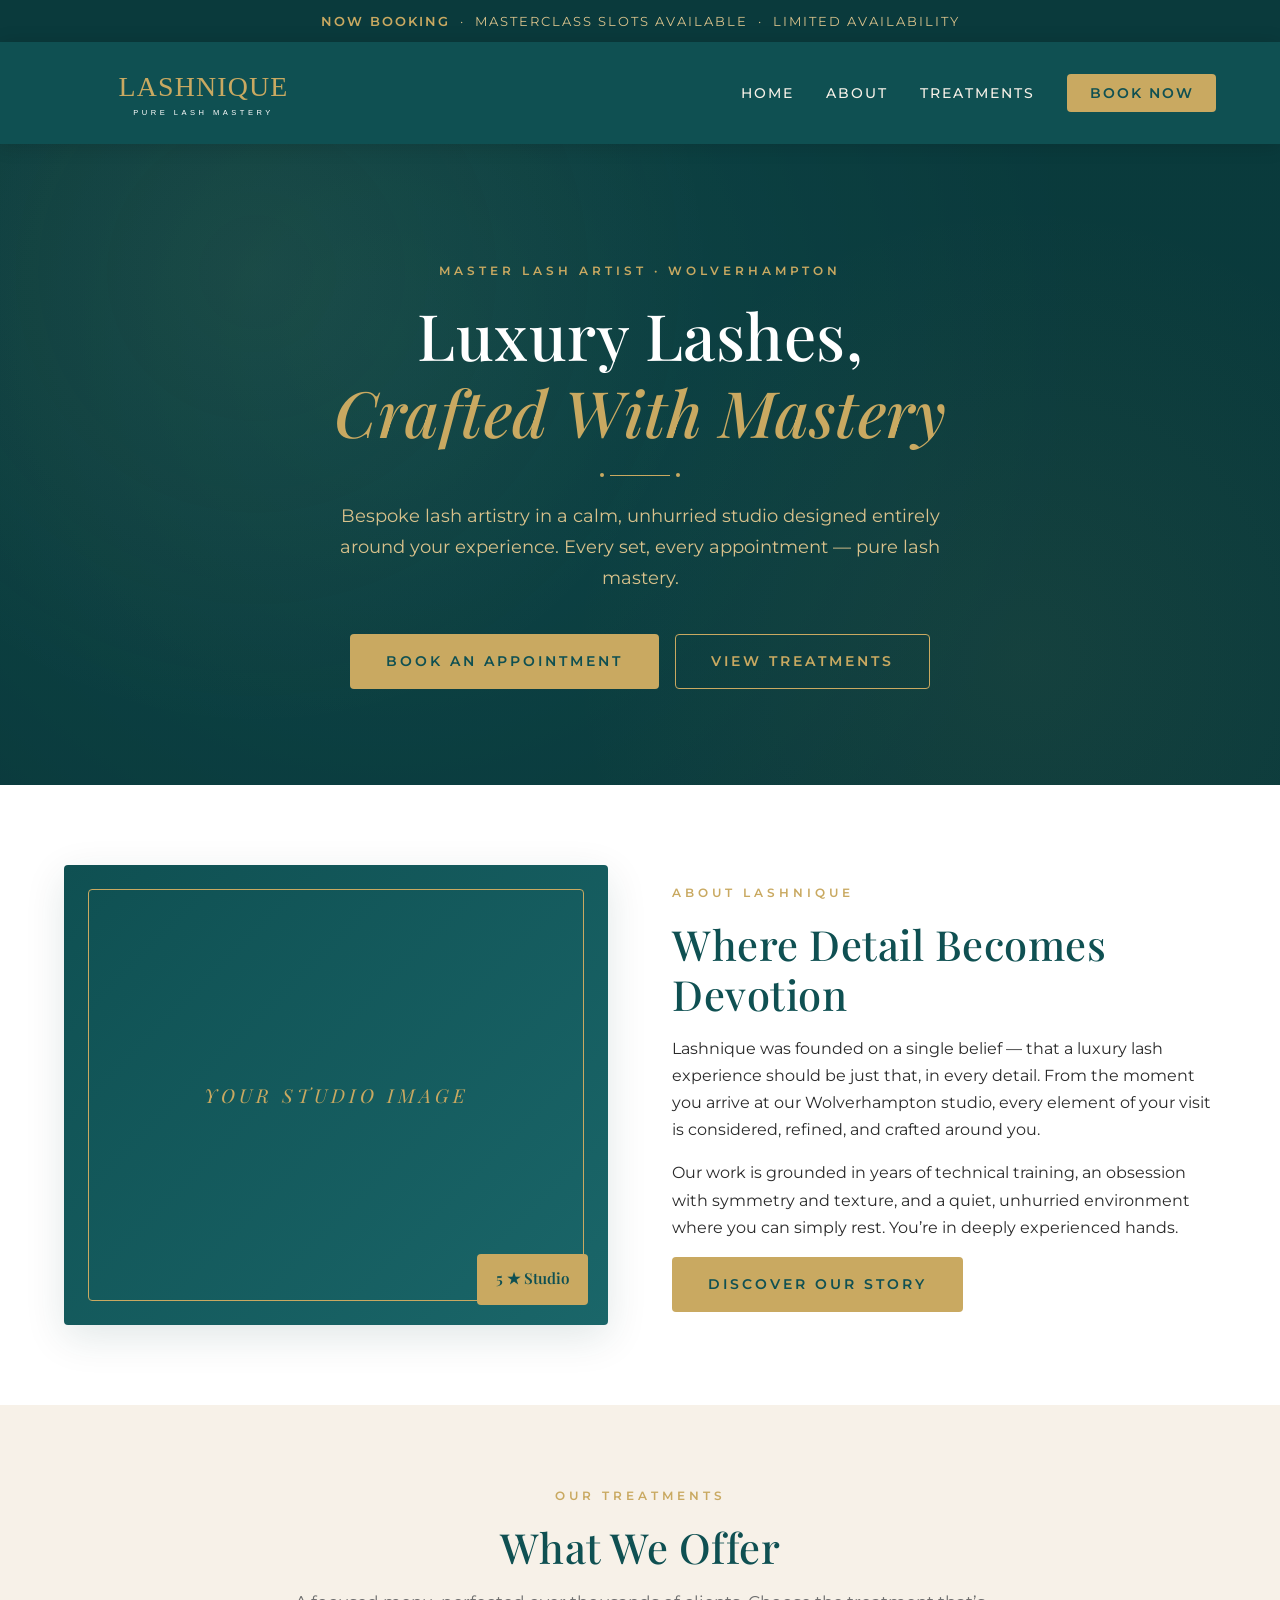
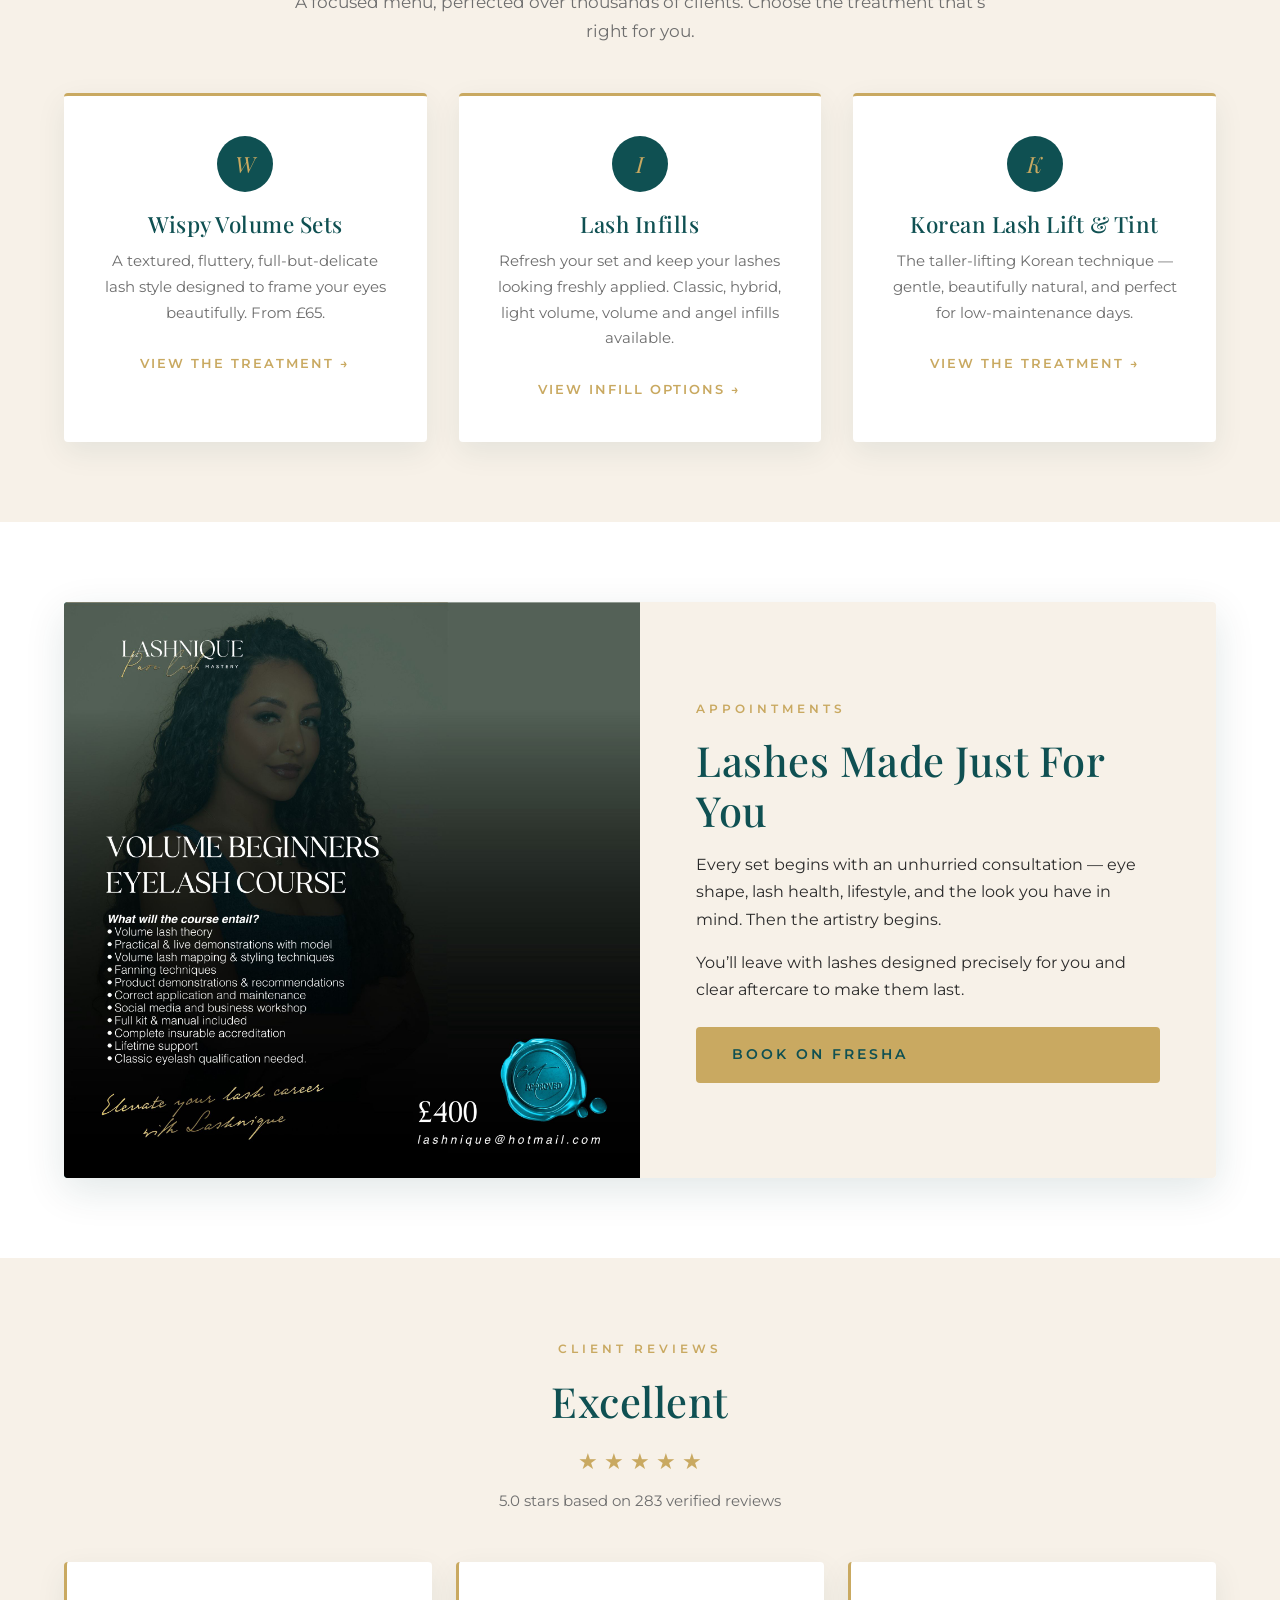
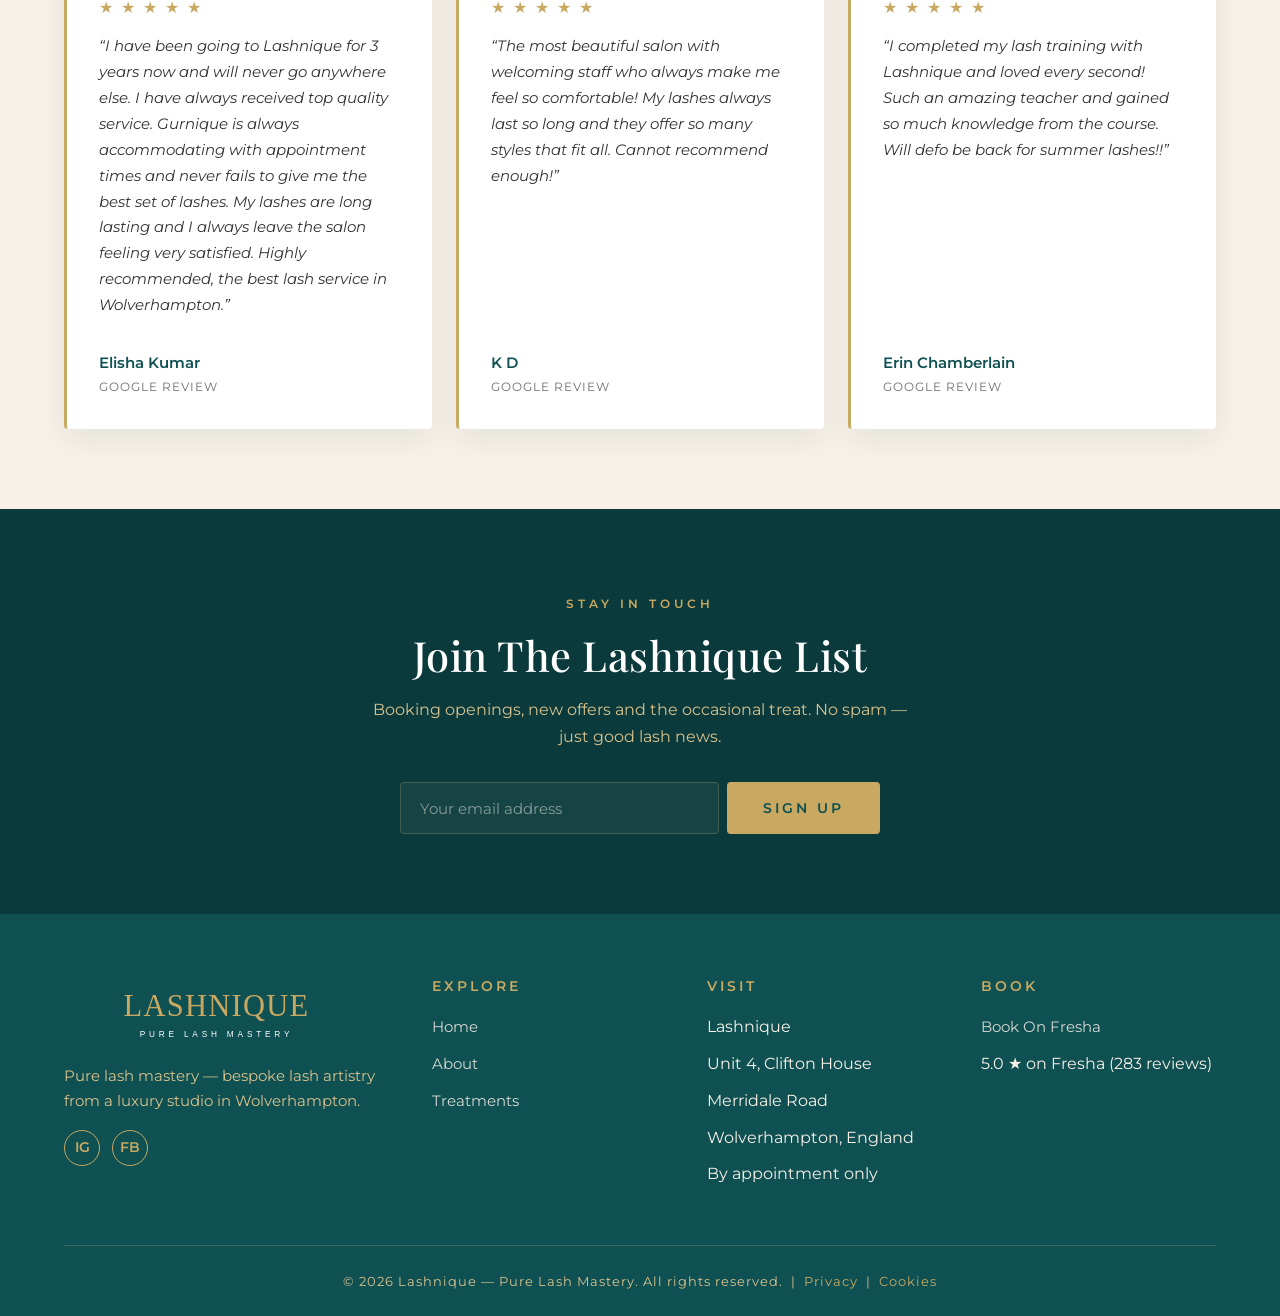
<file: index.html>
<!DOCTYPE html>
<html lang="en">
<head>
  <meta charset="UTF-8" />
  <meta name="viewport" content="width=device-width, initial-scale=1.0" />
  <title>Lashnique &mdash; Pure Lash Mastery | Wolverhampton</title>
  <meta name="description" content="Lashnique is a luxury lash studio in Wolverhampton offering wispy volume eyelash extensions, infills and Korean lash lifts." />
  <link rel="icon" type="image/svg+xml" href="images/logo.svg" />
  <link rel="preconnect" href="https://fonts.googleapis.com" />
  <link rel="preconnect" href="https://fonts.gstatic.com" crossorigin />
  <link href="https://fonts.googleapis.com/css2?family=Playfair+Display:wght@400;500;600&family=Montserrat:wght@300;400;500;600;700&display=swap" rel="stylesheet" />
  <link rel="stylesheet" href="styles.css" />

  <!-- Inline slideshow styles (self-contained, overrides any stale cached styles.css) -->
  <style>
    .split-image {
      position: relative !important; overflow: hidden !important;
      aspect-ratio: 1 / 1; min-height: 460px;
      background: linear-gradient(135deg, #1a6669, #0f5052);
    }
    .split-image::before { content: none !important; }
    .split-image .placeholder-text {
      position: absolute; inset: 0; display: grid; place-items: center;
      font-family: 'Playfair Display', Georgia, serif; font-style: italic;
      letter-spacing: 6px; color: #c9a961; font-size: 1rem;
      text-align: center; padding: 2rem; z-index: 1;
    }
    .split-image .slide {
      position: absolute !important; inset: 0 !important;
      width: 100% !important; height: 100% !important;
      object-fit: cover !important;
      object-position: center !important;
      opacity: 0; transition: opacity 1s ease-in-out;
      z-index: 2; max-width: none !important;
    }
    /* Fallback for users with JS disabled — show first slide */
    .split-image .slide:first-of-type { opacity: 1; }
    .split-image .slide.is-active { opacity: 1; }
  </style>
</head>
<body>

  <!-- Top Promo Bar -->
  <div class="topbar">
    <div class="container"><strong>Now Booking</strong> &nbsp;&middot;&nbsp; Masterclass Slots Available &nbsp;&middot;&nbsp; Limited Availability</div>
  </div>

  <!-- Header -->
  <header class="site-header">
    <div class="nav-wrap">
      <a href="index.html" class="logo" aria-label="Lashnique home">
        <img src="images/logo-horizontal.svg" alt="Lashnique - Pure Lash Mastery" />
      </a>

      <button class="menu-toggle" aria-label="Open menu" onclick="document.getElementById('navLinks').classList.toggle('open')">&#9776;</button>

      <ul class="nav-links" id="navLinks">
        <li><a href="index.html">Home</a></li>
        <li><a href="about.html">About</a></li>
        <li><a href="appointments.html">Treatments</a></li>
        <li><a href="book.html" target="_blank" rel="noopener noreferrer" class="nav-cta">Book Now</a></li>
      </ul>
    </div>
  </header>

  <!-- Hero -->
  <section class="hero">
    <div class="hero-inner">
      <span class="eyebrow">Master Lash Artist &middot; Wolverhampton</span>
      <h1>Luxury Lashes,<br /><span class="accent">Crafted With Mastery</span></h1>
      <div class="divider"></div>
      <p class="lead">Bespoke lash artistry in a calm, unhurried studio designed entirely around your experience. Every set, every appointment &mdash; pure lash mastery.</p>
      <div class="hero-actions">
        <a href="book.html" target="_blank" rel="noopener noreferrer" class="btn btn-primary">Book An Appointment</a>
        <a href="appointments.html" class="btn btn-outline">View Treatments</a>
      </div>
    </div>
  </section>

  <!-- About Snippet -->
  <section class="about-snippet">
    <div class="container">
      <div class="about-grid">
        <div class="about-image">
          <div class="placeholder-text">YOUR STUDIO IMAGE</div>
          <div class="badge">5 &#9733; Studio</div>
        </div>
        <div class="about-text">
          <span class="eyebrow">About Lashnique</span>
          <h2>Where Detail Becomes Devotion</h2>
          <p>Lashnique was founded on a single belief &mdash; that a luxury lash experience should be just that, in every detail. From the moment you arrive at our Wolverhampton studio, every element of your visit is considered, refined, and crafted around you.</p>
          <p>Our work is grounded in years of technical training, an obsession with symmetry and texture, and a quiet, unhurried environment where you can simply rest. You&rsquo;re in deeply experienced hands.</p>
          <a href="about.html" class="btn btn-primary">Discover Our Story</a>
        </div>
      </div>
    </div>
  </section>

  <!-- Services Cards -->
  <section class="services">
    <div class="container">
      <span class="eyebrow" style="display:block;text-align:center;">Our Treatments</span>
      <h2 class="section-title">What We Offer</h2>
      <p class="section-sub">A focused menu, perfected over thousands of clients. Choose the treatment that&rsquo;s right for you.</p>

      <div class="cards">
        <div class="card">
          <div class="icon">W</div>
          <h3>Wispy Volume Sets</h3>
          <p>A textured, fluttery, full-but-delicate lash style designed to frame your eyes beautifully. From £65.</p>
          <a href="appointments.html">View The Treatment &rarr;</a>
        </div>
        <div class="card">
          <div class="icon">I</div>
          <h3>Lash Infills</h3>
          <p>Refresh your set and keep your lashes looking freshly applied. Classic, hybrid, light volume, volume and angel infills available.</p>
          <a href="appointments.html">View Infill Options &rarr;</a>
        </div>
        <div class="card">
          <div class="icon">K</div>
          <h3>Korean Lash Lift &amp; Tint</h3>
          <p>The taller-lifting Korean technique &mdash; gentle, beautifully natural, and perfect for low-maintenance days.</p>
          <a href="appointments.html">View The Treatment &rarr;</a>
        </div>
      </div>
    </div>
  </section>

  <!-- Appointments Split with Slideshow -->
  <section class="appointments-split">
    <div class="container">
      <div class="split-grid">
        <div class="split-image">
          <div class="placeholder-text">SLIDESHOW &mdash; ADD 3 IMAGES</div>
          <!-- Replace these src filenames with your photos placed in the images/ folder. -->
          <img class="slide" src="images/slide-1.jpg" alt="Lashnique studio" onerror="this.style.display='none'" />
          <img class="slide" src="images/slide-2.jpg" alt="Lashnique lash work" onerror="this.style.display='none'" />
          <img class="slide" src="images/slide-3.jpg" alt="Lashnique appointment" onerror="this.style.display='none'" />
        </div>
        <div class="split-content">
          <span class="eyebrow">Appointments</span>
          <h2>Lashes Made Just For You</h2>
          <p>Every set begins with an unhurried consultation &mdash; eye shape, lash health, lifestyle, and the look you have in mind. Then the artistry begins.</p>
          <p>You&rsquo;ll leave with lashes designed precisely for you and clear aftercare to make them last.</p>
          <a href="book.html" target="_blank" rel="noopener noreferrer" class="btn btn-primary" style="margin-top:0.5rem;">Book On Fresha</a>
        </div>
      </div>
    </div>
  </section>

  <!-- Reviews -->
  <section class="reviews">
    <div class="container">
      <span class="eyebrow" style="display:block;text-align:center;">Client Reviews</span>
      <h2 class="section-title">Excellent</h2>
      <div class="reviews-stars" aria-hidden="true">&#9733; &#9733; &#9733; &#9733; &#9733;</div>
      <p class="reviews-meta">5.0 stars based on 283 verified reviews</p>

      <div class="review-grid">
        <div class="review">
          <div class="stars" aria-hidden="true">&#9733; &#9733; &#9733; &#9733; &#9733;</div>
          <p>&ldquo;I have been going to Lashnique for 3 years now and will never go anywhere else. I have always received top quality service. Gurnique is always accommodating with appointment times and never fails to give me the best set of lashes. My lashes are long lasting and I always leave the salon feeling very satisfied. Highly recommended, the best lash service in Wolverhampton.&rdquo;</p>
          <div class="reviewer">Elisha Kumar</div>
          <div class="source">Google review</div>
        </div>
        <div class="review">
          <div class="stars" aria-hidden="true">&#9733; &#9733; &#9733; &#9733; &#9733;</div>
          <p>&ldquo;The most beautiful salon with welcoming staff who always make me feel so comfortable! My lashes always last so long and they offer so many styles that fit all. Cannot recommend enough!&rdquo;</p>
          <div class="reviewer">K D</div>
          <div class="source">Google review</div>
        </div>
        <div class="review">
          <div class="stars" aria-hidden="true">&#9733; &#9733; &#9733; &#9733; &#9733;</div>
          <p>&ldquo;I completed my lash training with Lashnique and loved every second! Such an amazing teacher and gained so much knowledge from the course. Will defo be back for summer lashes!!&rdquo;</p>
          <div class="reviewer">Erin Chamberlain</div>
          <div class="source">Google review</div>
        </div>
      </div>
    </div>
  </section>

  <!-- Newsletter -->
  <section class="newsletter">
    <div class="container">
      <span class="eyebrow">Stay In Touch</span>
      <h2>Join The Lashnique List</h2>
      <p>Booking openings, new offers and the occasional treat. No spam &mdash; just good lash news.</p>
      <form class="newsletter-form" onsubmit="event.preventDefault(); alert('Thanks for subscribing!');">
        <input type="email" placeholder="Your email address" required />
        <button type="submit" class="btn btn-primary">Sign Up</button>
      </form>
    </div>
  </section>

  <!-- Footer -->
  <footer class="site-footer">
    <div class="container">
      <div class="footer-grid">
        <div class="footer-brand">
          <img src="images/logo-horizontal.svg" alt="Lashnique" />
          <p>Pure lash mastery &mdash; bespoke lash artistry from a luxury studio in Wolverhampton.</p>
          <div class="socials">
            <a href="https://www.instagram.com/lashnique/" target="_blank" rel="noopener noreferrer" aria-label="Instagram">IG</a>
            <a href="https://www.facebook.com/lashniquesalon" target="_blank" rel="noopener noreferrer" aria-label="Facebook">FB</a>
          </div>
        </div>

        <div>
          <h4>Explore</h4>
          <ul>
            <li><a href="index.html">Home</a></li>
            <li><a href="about.html">About</a></li>
            <li><a href="appointments.html">Treatments</a></li>
          </ul>
        </div>

        <div>
          <h4>Visit</h4>
          <ul>
            <li>Lashnique</li>
            <li>Unit 4, Clifton House</li>
            <li>Merridale Road</li>
            <li>Wolverhampton, England</li>
            <li>By appointment only</li>
          </ul>
        </div>

        <div>
          <h4>Book</h4>
          <ul>
            <li><a href="book.html" target="_blank" rel="noopener noreferrer">Book On Fresha</a></li>
            <li>5.0 &#9733; on Fresha (283 reviews)</li>
          </ul>
        </div>
      </div>

      <div class="footer-bottom">
        &copy; 2026 Lashnique &mdash; Pure Lash Mastery. All rights reserved. &nbsp;|&nbsp;
        <a href="#">Privacy</a> &nbsp;|&nbsp; <a href="#">Cookies</a>
      </div>
    </div>
  </footer>

  <!-- Slideshow rotation -->
  <script>
    (function () {
      var wrap = document.querySelector('.split-image');
      if (!wrap) return;
      var placeholder = wrap.querySelector('.placeholder-text');
      var allSlides = [].slice.call(wrap.querySelectorAll('img.slide'));
      var loaded = [];
      var active = 0;
      var timer = null;
      var ROTATION_MS = 5000;

      function show(idx) {
        for (var i = 0; i < loaded.length; i++) {
          if (i === idx) loaded[i].classList.add('is-active');
          else loaded[i].classList.remove('is-active');
        }
      }

      function startRotation() {
        if (loaded.length < 2 || timer) return;
        timer = setInterval(function () {
          active = (active + 1) % loaded.length;
          show(active);
        }, ROTATION_MS);
      }

      allSlides.forEach(function (img) {
        var counted = false;
        function onOk() {
          if (counted) return;
          counted = true;
          loaded.push(img);
          if (loaded.length === 1) {
            if (placeholder) placeholder.style.display = 'none';
            // remove the static fallback opacity so transitions work
            allSlides.forEach(function (other) { other.style.opacity = ''; });
            show(0);
          } else {
            startRotation();
          }
        }
        function onFail() {
          img.style.display = 'none';
        }
        img.addEventListener('load', onOk);
        img.addEventListener('error', onFail);
        // Cached image already loaded before listener was attached
        if (img.complete) {
          if (img.naturalWidth > 0) onOk();
          else onFail();
        }
      });
    })();
  </script>

</body>
</html>
</file>
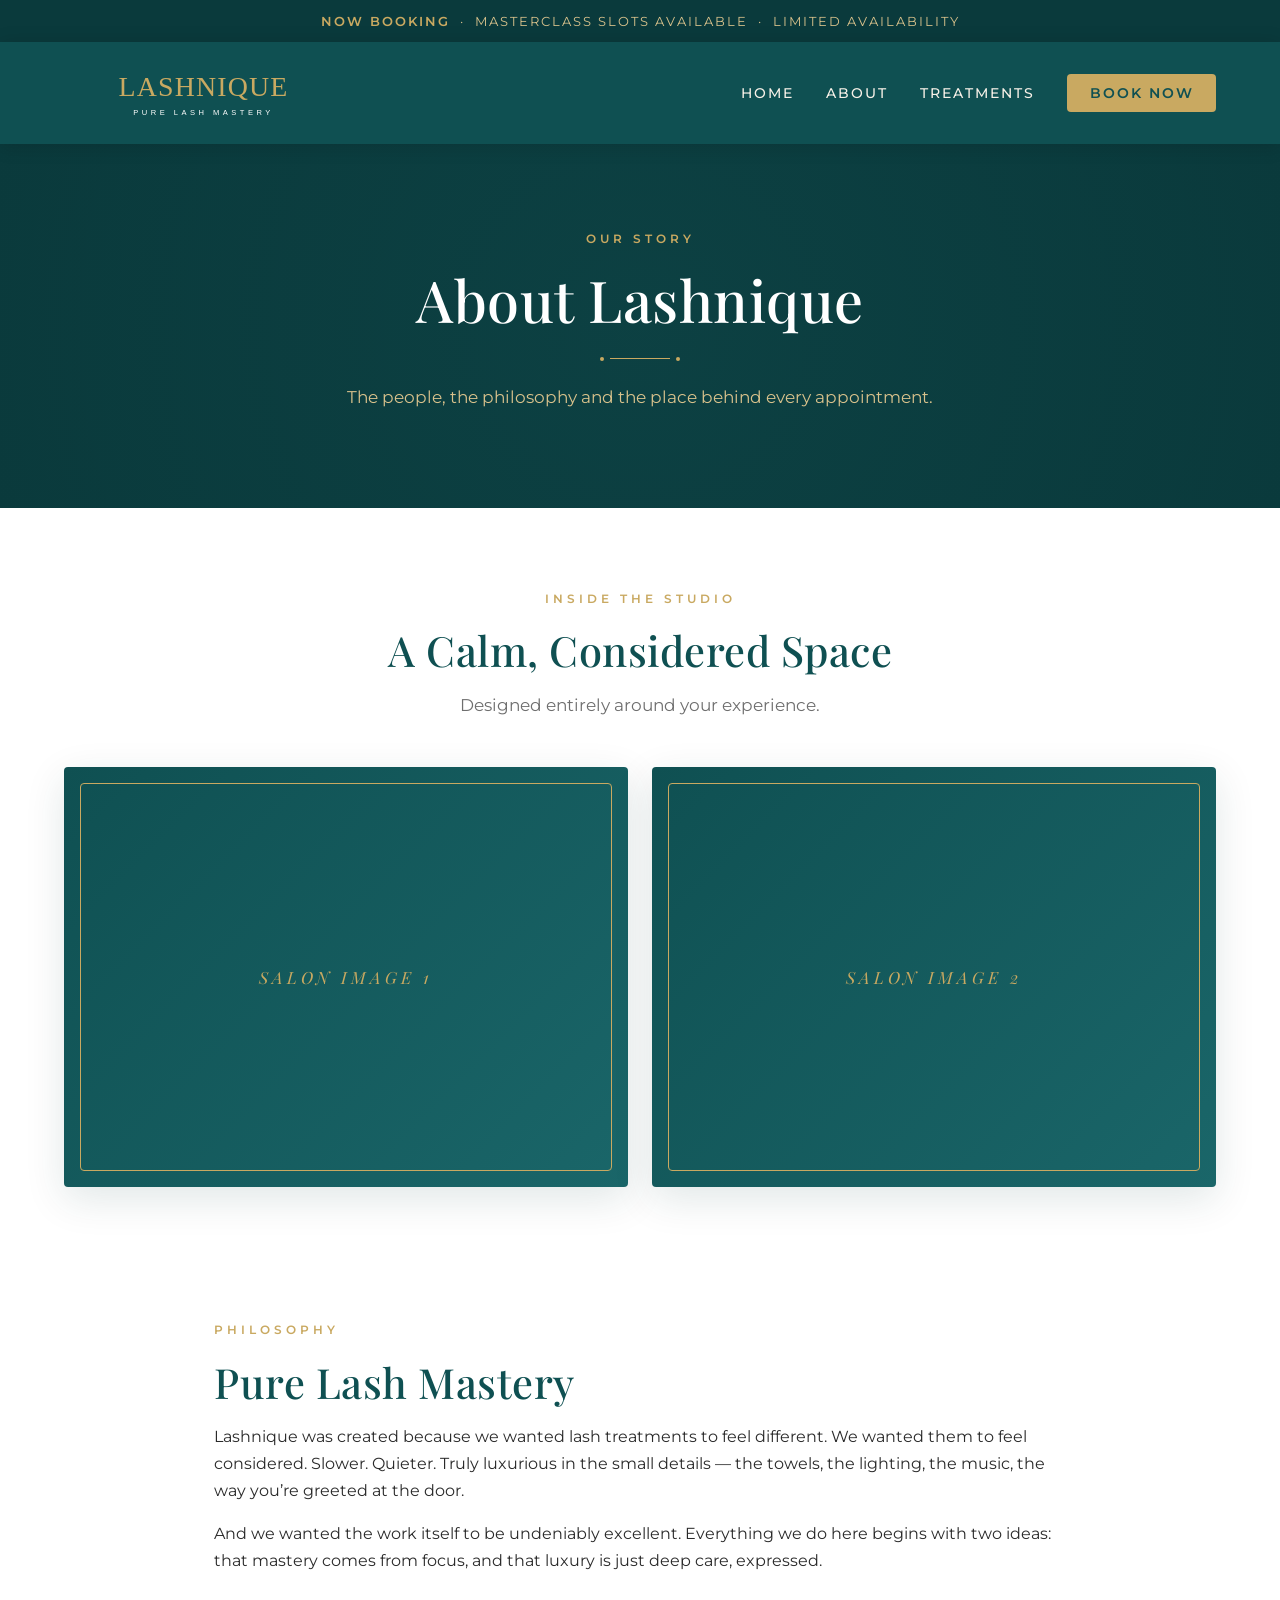
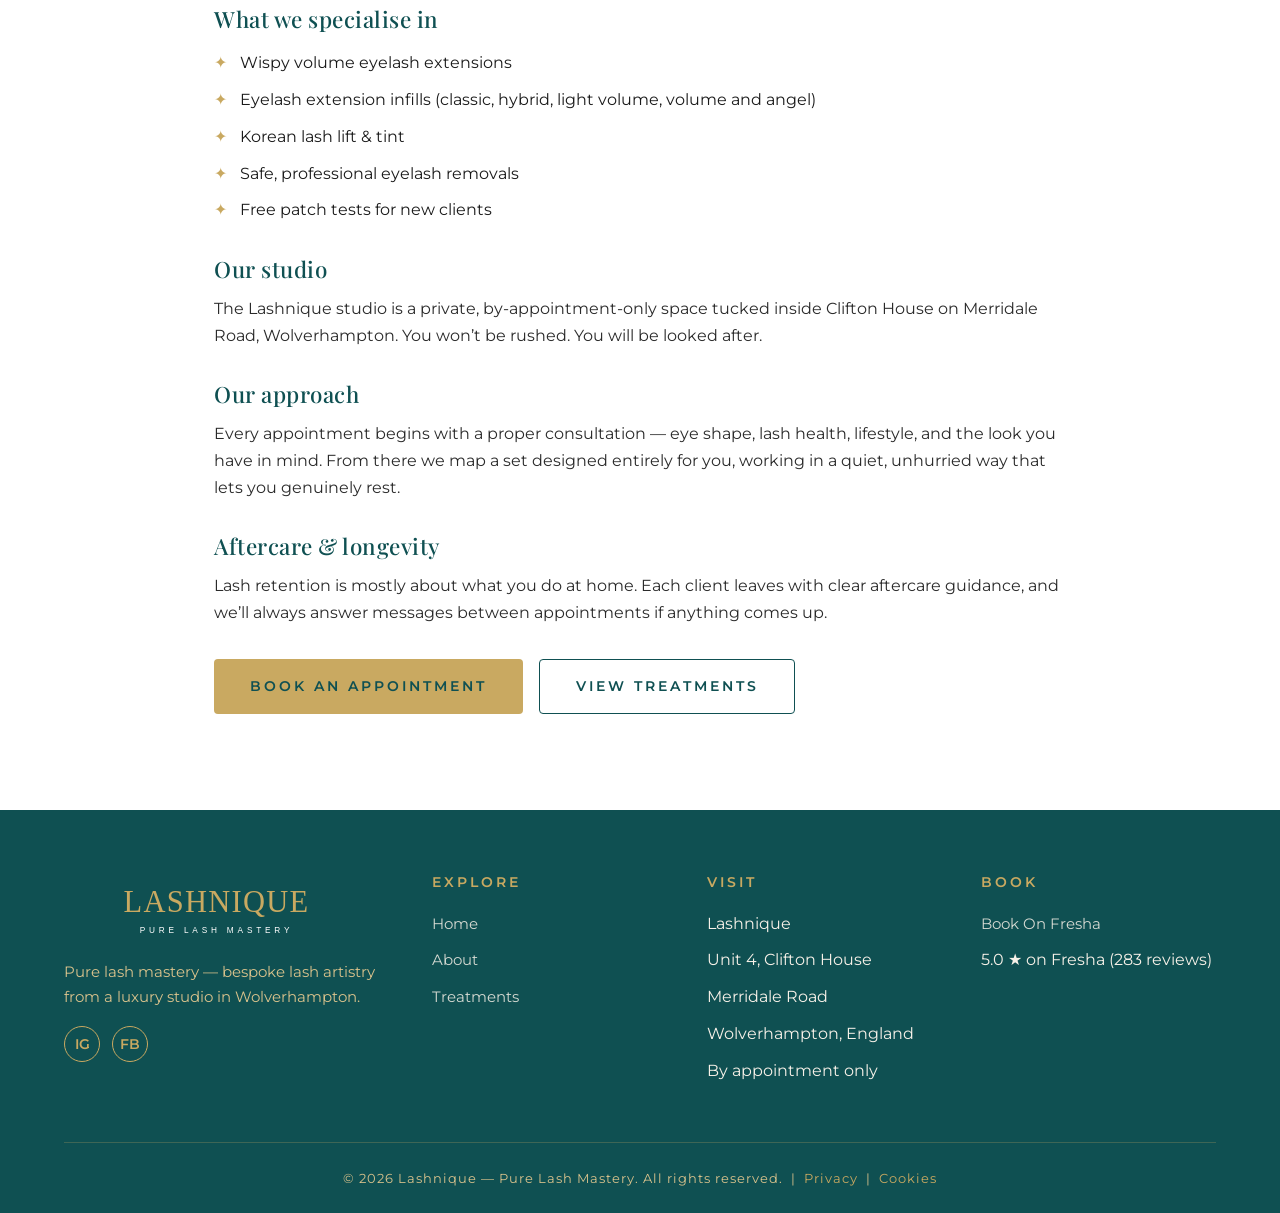
<file: about.html>
<!DOCTYPE html>
<html lang="en">
<head>
  <meta charset="UTF-8" />
  <meta name="viewport" content="width=device-width, initial-scale=1.0" />
  <title>About &mdash; Lashnique</title>
  <meta name="description" content="The story behind Lashnique &mdash; a luxury lash studio in Wolverhampton dedicated to pure lash mastery." />
  <link rel="icon" type="image/svg+xml" href="images/logo.svg" />
  <link rel="preconnect" href="https://fonts.googleapis.com" />
  <link rel="preconnect" href="https://fonts.gstatic.com" crossorigin />
  <link href="https://fonts.googleapis.com/css2?family=Playfair+Display:wght@400;500;600&family=Montserrat:wght@300;400;500;600;700&display=swap" rel="stylesheet" />
  <link rel="stylesheet" href="styles.css" />
</head>
<body>

  <div class="topbar">
    <div class="container"><strong>Now Booking</strong> &nbsp;&middot;&nbsp; Masterclass Slots Available &nbsp;&middot;&nbsp; Limited Availability</div>
  </div>

  <header class="site-header">
    <div class="nav-wrap">
      <a href="index.html" class="logo" aria-label="Lashnique home">
        <img src="images/logo-horizontal.svg" alt="Lashnique - Pure Lash Mastery" />
      </a>
      <button class="menu-toggle" aria-label="Open menu" onclick="document.getElementById('navLinks').classList.toggle('open')">&#9776;</button>
      <ul class="nav-links" id="navLinks">
        <li><a href="index.html">Home</a></li>
        <li><a href="about.html">About</a></li>
        <li><a href="appointments.html">Treatments</a></li>
        <li><a href="book.html" target="_blank" rel="noopener noreferrer" class="nav-cta">Book Now</a></li>
      </ul>
    </div>
  </header>

  <section class="page-header">
    <div class="container">
      <span class="eyebrow">Our Story</span>
      <h1>About Lashnique</h1>
      <div class="divider"></div>
      <p>The people, the philosophy and the place behind every appointment.</p>
    </div>
  </section>

  <!-- Salon Gallery -->
  <section class="salon-gallery-section">
    <div class="container">
      <span class="eyebrow" style="display:block;text-align:center;">Inside The Studio</span>
      <h2 class="section-title">A Calm, Considered Space</h2>
      <p class="section-sub">Designed entirely around your experience.</p>

      <div class="salon-gallery">
        <!-- Replace placeholder-text with: <img src="images/salon-1.jpg" alt="Lashnique studio interior" /> -->
        <div class="salon-image">
          <div class="placeholder-text">SALON IMAGE 1</div>
        </div>
        <!-- Replace placeholder-text with: <img src="images/salon-2.jpg" alt="Lashnique treatment room" /> -->
        <div class="salon-image">
          <div class="placeholder-text">SALON IMAGE 2</div>
        </div>
      </div>
    </div>
  </section>

  <section class="content-block">
    <div class="container">
      <span class="eyebrow">Philosophy</span>
      <h2>Pure Lash Mastery</h2>
      <p>Lashnique was created because we wanted lash treatments to feel different. We wanted them to feel considered. Slower. Quieter. Truly luxurious in the small details &mdash; the towels, the lighting, the music, the way you&rsquo;re greeted at the door.</p>
      <p>And we wanted the work itself to be undeniably excellent. Everything we do here begins with two ideas: that mastery comes from focus, and that luxury is just deep care, expressed.</p>

      <h3>What we specialise in</h3>
      <ul>
        <li>Wispy volume eyelash extensions</li>
        <li>Eyelash extension infills (classic, hybrid, light volume, volume and angel)</li>
        <li>Korean lash lift &amp; tint</li>
        <li>Safe, professional eyelash removals</li>
        <li>Free patch tests for new clients</li>
      </ul>

      <h3>Our studio</h3>
      <p>The Lashnique studio is a private, by-appointment-only space tucked inside Clifton House on Merridale Road, Wolverhampton. You won&rsquo;t be rushed. You will be looked after.</p>

      <h3>Our approach</h3>
      <p>Every appointment begins with a proper consultation &mdash; eye shape, lash health, lifestyle, and the look you have in mind. From there we map a set designed entirely for you, working in a quiet, unhurried way that lets you genuinely rest.</p>

      <h3>Aftercare &amp; longevity</h3>
      <p>Lash retention is mostly about what you do at home. Each client leaves with clear aftercare guidance, and we&rsquo;ll always answer messages between appointments if anything comes up.</p>

      <p style="margin-top: 2rem;">
        <a href="book.html" target="_blank" rel="noopener noreferrer" class="btn btn-primary">Book An Appointment</a>
        &nbsp;&nbsp;
        <a href="appointments.html" class="btn btn-outline" style="color: var(--teal-deep); border-color: var(--teal-deep);">View Treatments</a>
      </p>
    </div>
  </section>

  <footer class="site-footer">
    <div class="container">
      <div class="footer-grid">
        <div class="footer-brand">
          <img src="images/logo-horizontal.svg" alt="Lashnique" />
          <p>Pure lash mastery &mdash; bespoke lash artistry from a luxury studio in Wolverhampton.</p>
          <div class="socials">
            <a href="https://www.instagram.com/lashnique/" target="_blank" rel="noopener noreferrer" aria-label="Instagram">IG</a>
            <a href="https://www.facebook.com/lashniquesalon" target="_blank" rel="noopener noreferrer" aria-label="Facebook">FB</a>
          </div>
        </div>
        <div>
          <h4>Explore</h4>
          <ul>
            <li><a href="index.html">Home</a></li>
            <li><a href="about.html">About</a></li>
            <li><a href="appointments.html">Treatments</a></li>
              </ul>
        </div>
        <div>
          <h4>Visit</h4>
          <ul>
            <li>Lashnique</li>
            <li>Unit 4, Clifton House</li>
            <li>Merridale Road</li>
            <li>Wolverhampton, England</li>
            <li>By appointment only</li>
          </ul>
        </div>
        <div>
          <h4>Book</h4>
          <ul>
            <li><a href="book.html" target="_blank" rel="noopener noreferrer">Book On Fresha</a></li>
            <li>5.0 &#9733; on Fresha (283 reviews)</li>
          </ul>
        </div>
      </div>
      <div class="footer-bottom">
        &copy; 2026 Lashnique &mdash; Pure Lash Mastery. All rights reserved. &nbsp;|&nbsp;
        <a href="#">Privacy</a> &nbsp;|&nbsp; <a href="#">Cookies</a>
      </div>
    </div>
  </footer>

</body>
</html>
</file>
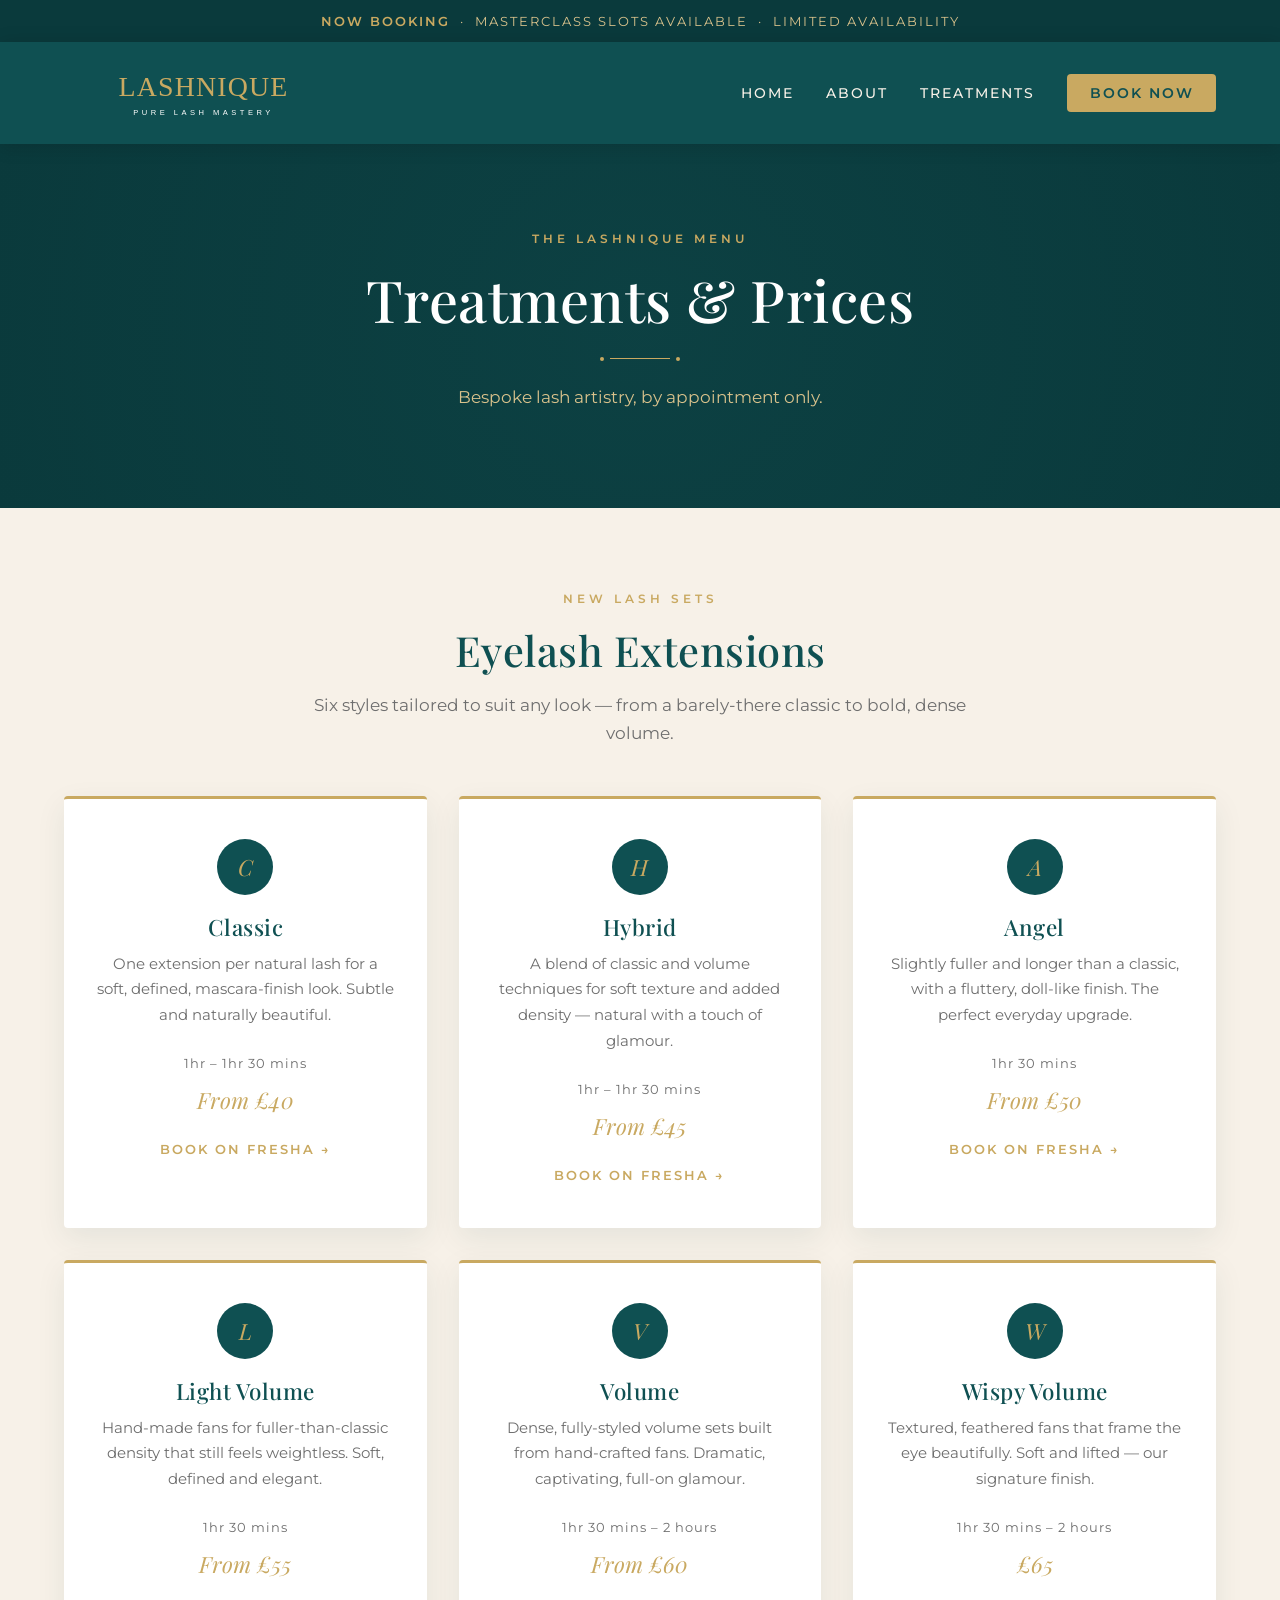
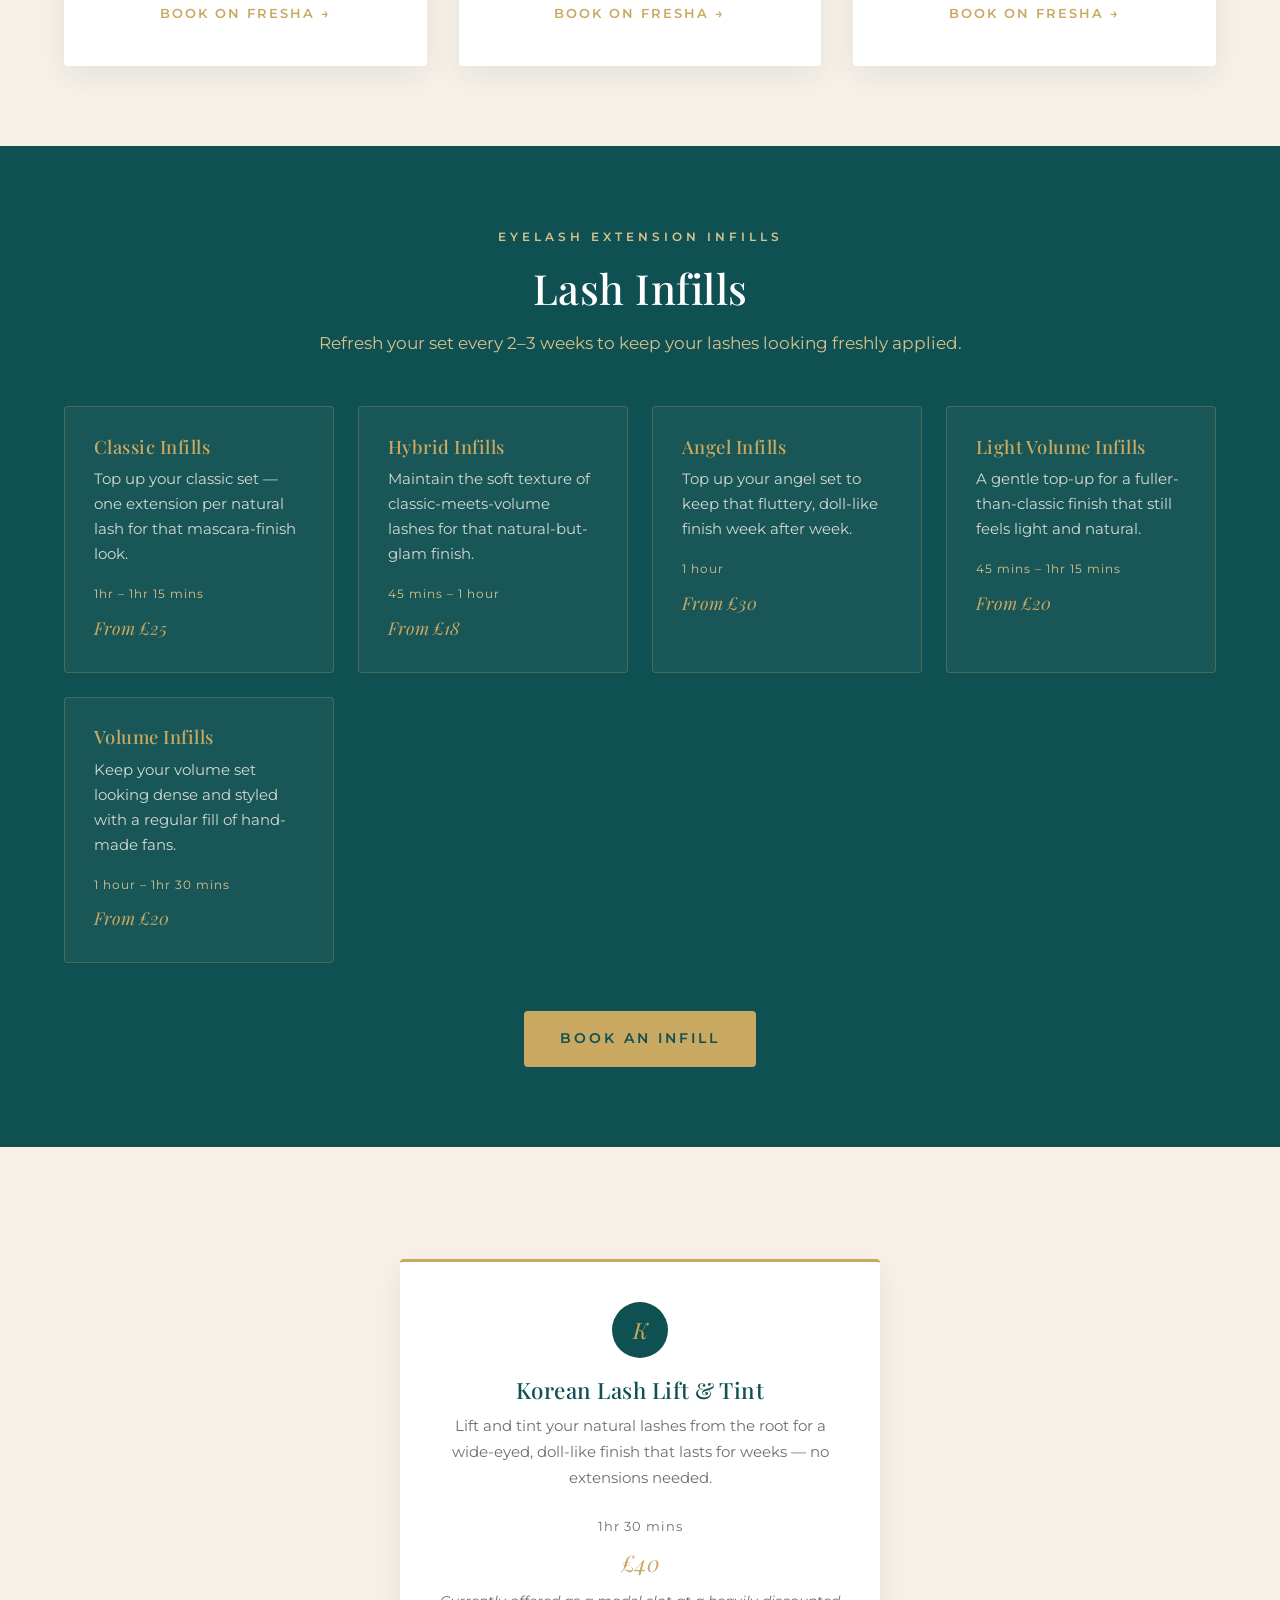
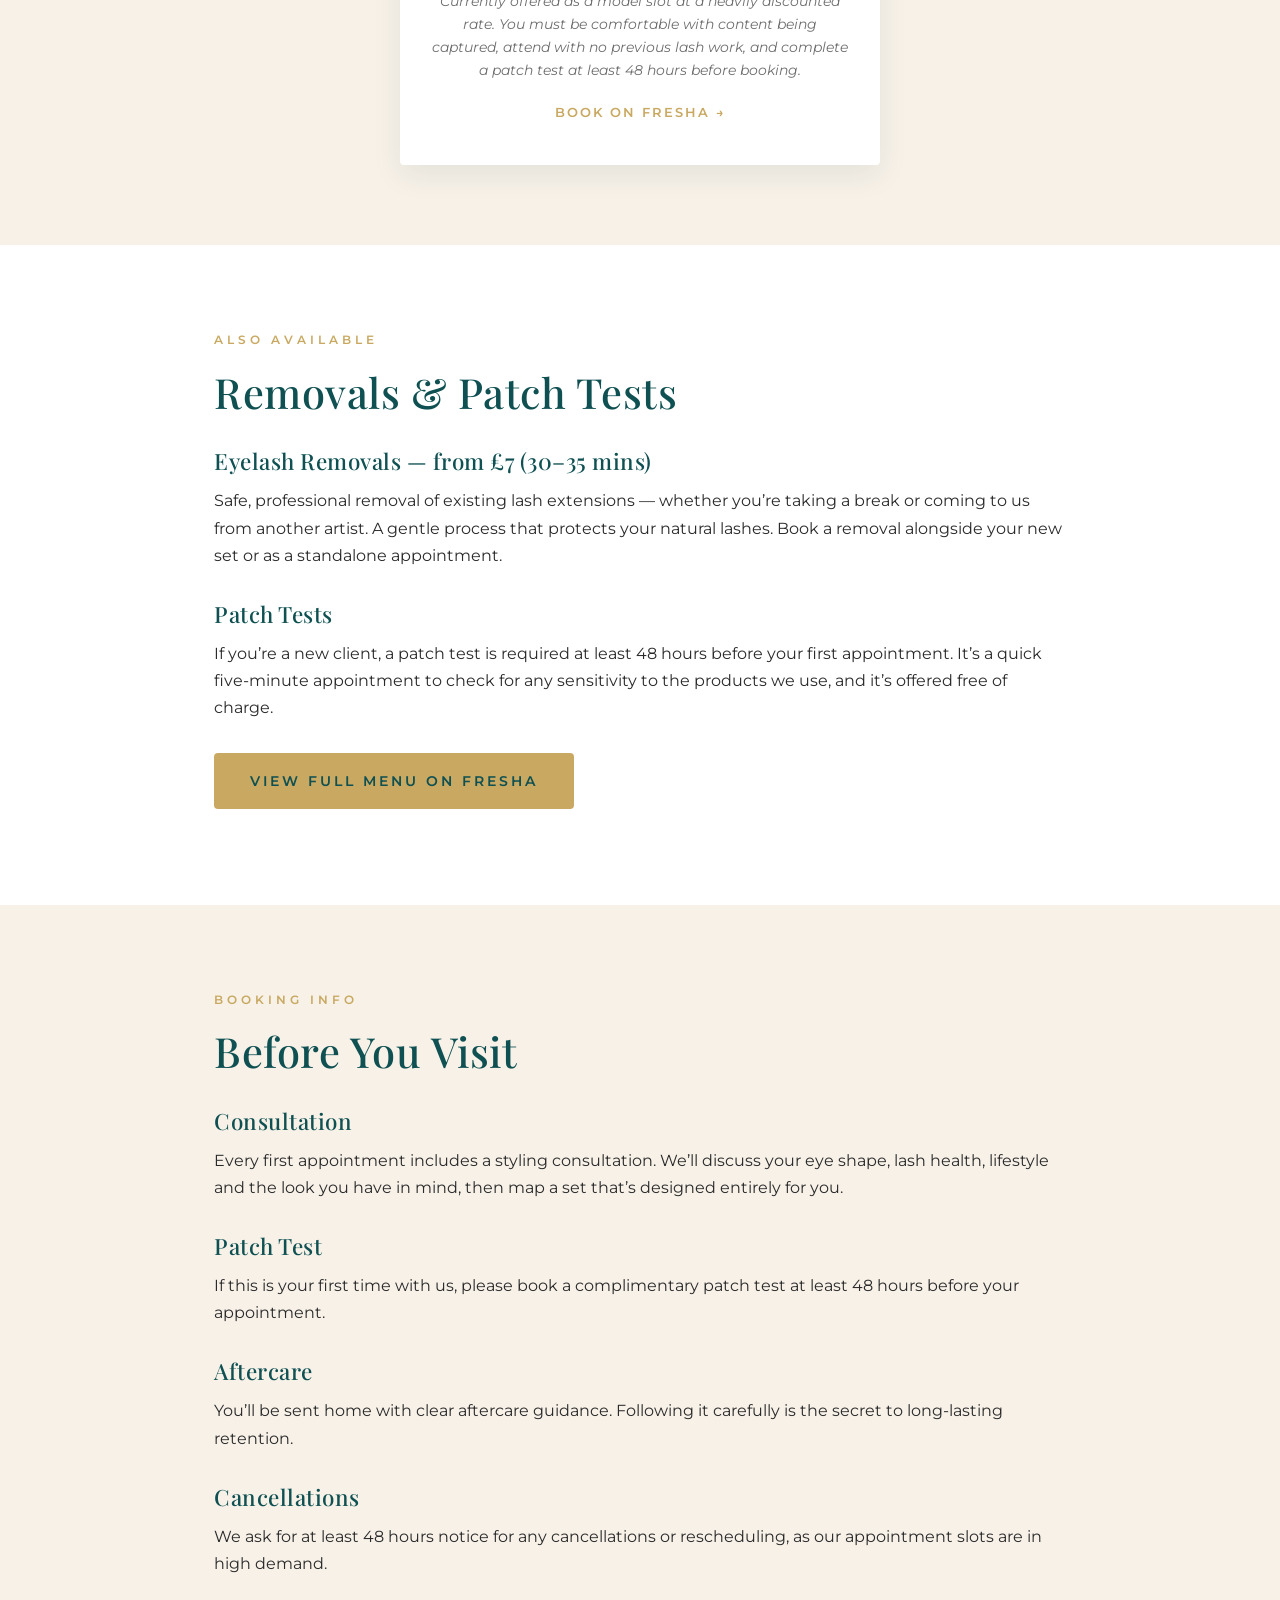
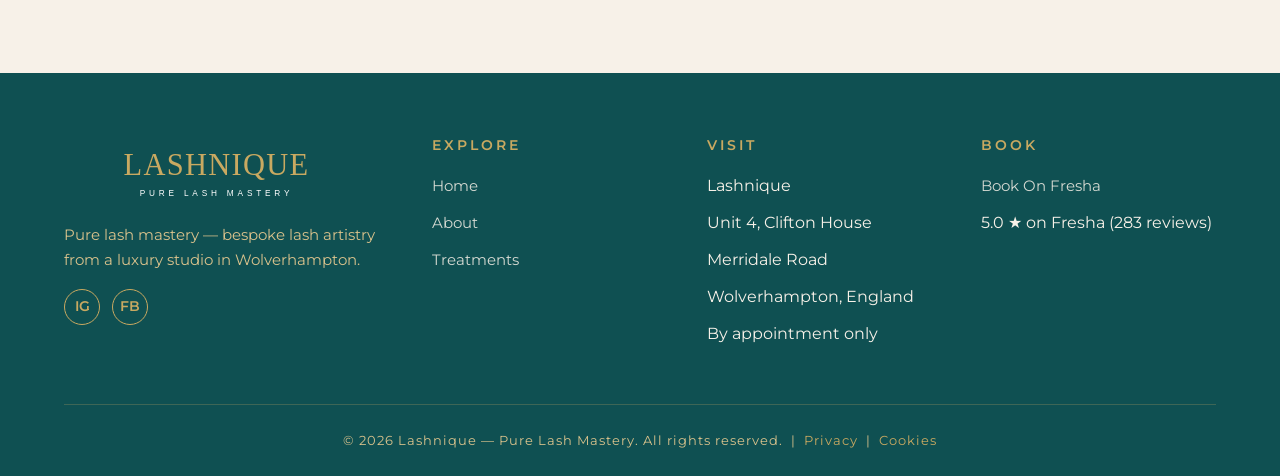
<file: appointments.html>
<!DOCTYPE html>
<html lang="en">
<head>
  <meta charset="UTF-8" />
  <meta name="viewport" content="width=device-width, initial-scale=1.0" />
  <title>Treatments &mdash; Lashnique</title>
  <meta name="description" content="The Lashnique treatment menu &mdash; wispy volume eyelash extensions, infills and Korean lash lift &amp; tint. Book online via Fresha." />
  <link rel="icon" type="image/svg+xml" href="images/logo.svg" />
  <link rel="preconnect" href="https://fonts.googleapis.com" />
  <link rel="preconnect" href="https://fonts.gstatic.com" crossorigin />
  <link href="https://fonts.googleapis.com/css2?family=Playfair+Display:wght@400;500;600&family=Montserrat:wght@300;400;500;600;700&display=swap" rel="stylesheet" />
  <link rel="stylesheet" href="styles.css" />
</head>
<body>

  <div class="topbar">
    <div class="container"><strong>Now Booking</strong> &nbsp;&middot;&nbsp; Masterclass Slots Available &nbsp;&middot;&nbsp; Limited Availability</div>
  </div>

  <header class="site-header">
    <div class="nav-wrap">
      <a href="index.html" class="logo" aria-label="Lashnique home">
        <img src="images/logo-horizontal.svg" alt="Lashnique - Pure Lash Mastery" />
      </a>
      <button class="menu-toggle" aria-label="Open menu" onclick="document.getElementById('navLinks').classList.toggle('open')">&#9776;</button>
      <ul class="nav-links" id="navLinks">
        <li><a href="index.html">Home</a></li>
        <li><a href="about.html">About</a></li>
        <li><a href="appointments.html">Treatments</a></li>
        <li><a href="book.html" target="_blank" rel="noopener noreferrer" class="nav-cta">Book Now</a></li>
      </ul>
    </div>
  </header>

  <section class="page-header">
    <div class="container">
      <span class="eyebrow">The Lashnique Menu</span>
      <h1>Treatments &amp; Prices</h1>
      <div class="divider"></div>
      <p>Bespoke lash artistry, by appointment only.</p>
    </div>
  </section>

  <!-- New Lash Sets -->
  <section class="services">
    <div class="container">
      <span class="eyebrow" style="display:block;text-align:center;">New Lash Sets</span>
      <h2 class="section-title">Eyelash Extensions</h2>
      <p class="section-sub">Six styles tailored to suit any look &mdash; from a barely-there classic to bold, dense volume.</p>

      <div class="cards">
        <div class="card">
          <div class="icon">C</div>
          <h3>Classic</h3>
          <p>One extension per natural lash for a soft, defined, mascara-finish look. Subtle and naturally beautiful.</p>
          <div style="font-size:0.82rem;color:var(--muted);letter-spacing:1px;margin-bottom:0.4rem;">1hr &ndash; 1hr 30 mins</div>
          <span class="price" style="display:block;color:var(--gold);font-family:var(--serif);font-style:italic;font-size:1.4rem;margin-bottom:1rem;">From &pound;40</span>
          <a href="book.html" target="_blank" rel="noopener noreferrer">Book On Fresha &rarr;</a>
        </div>
        <div class="card">
          <div class="icon">H</div>
          <h3>Hybrid</h3>
          <p>A blend of classic and volume techniques for soft texture and added density &mdash; natural with a touch of glamour.</p>
          <div style="font-size:0.82rem;color:var(--muted);letter-spacing:1px;margin-bottom:0.4rem;">1hr &ndash; 1hr 30 mins</div>
          <span class="price" style="display:block;color:var(--gold);font-family:var(--serif);font-style:italic;font-size:1.4rem;margin-bottom:1rem;">From &pound;45</span>
          <a href="book.html" target="_blank" rel="noopener noreferrer">Book On Fresha &rarr;</a>
        </div>
        <div class="card">
          <div class="icon">A</div>
          <h3>Angel</h3>
          <p>Slightly fuller and longer than a classic, with a fluttery, doll-like finish. The perfect everyday upgrade.</p>
          <div style="font-size:0.82rem;color:var(--muted);letter-spacing:1px;margin-bottom:0.4rem;">1hr 30 mins</div>
          <span class="price" style="display:block;color:var(--gold);font-family:var(--serif);font-style:italic;font-size:1.4rem;margin-bottom:1rem;">From &pound;50</span>
          <a href="book.html" target="_blank" rel="noopener noreferrer">Book On Fresha &rarr;</a>
        </div>
        <div class="card">
          <div class="icon">L</div>
          <h3>Light Volume</h3>
          <p>Hand-made fans for fuller-than-classic density that still feels weightless. Soft, defined and elegant.</p>
          <div style="font-size:0.82rem;color:var(--muted);letter-spacing:1px;margin-bottom:0.4rem;">1hr 30 mins</div>
          <span class="price" style="display:block;color:var(--gold);font-family:var(--serif);font-style:italic;font-size:1.4rem;margin-bottom:1rem;">From &pound;55</span>
          <a href="book.html" target="_blank" rel="noopener noreferrer">Book On Fresha &rarr;</a>
        </div>
        <div class="card">
          <div class="icon">V</div>
          <h3>Volume</h3>
          <p>Dense, fully-styled volume sets built from hand-crafted fans. Dramatic, captivating, full-on glamour.</p>
          <div style="font-size:0.82rem;color:var(--muted);letter-spacing:1px;margin-bottom:0.4rem;">1hr 30 mins &ndash; 2 hours</div>
          <span class="price" style="display:block;color:var(--gold);font-family:var(--serif);font-style:italic;font-size:1.4rem;margin-bottom:1rem;">From &pound;60</span>
          <a href="book.html" target="_blank" rel="noopener noreferrer">Book On Fresha &rarr;</a>
        </div>
        <div class="card">
          <div class="icon">W</div>
          <h3>Wispy Volume</h3>
          <p>Textured, feathered fans that frame the eye beautifully. Soft and lifted &mdash; our signature finish.</p>
          <div style="font-size:0.82rem;color:var(--muted);letter-spacing:1px;margin-bottom:0.4rem;">1hr 30 mins &ndash; 2 hours</div>
          <span class="price" style="display:block;color:var(--gold);font-family:var(--serif);font-style:italic;font-size:1.4rem;margin-bottom:1rem;">&pound;65</span>
          <a href="book.html" target="_blank" rel="noopener noreferrer">Book On Fresha &rarr;</a>
        </div>
      </div>
    </div>
  </section>

  <!-- Infills -->
  <section class="training-feature">
    <div class="container">
      <span class="eyebrow" style="display:block;text-align:center;">Eyelash Extension Infills</span>
      <h2 class="section-title">Lash Infills</h2>
      <p class="section-sub">Refresh your set every 2&ndash;3 weeks to keep your lashes looking freshly applied.</p>

      <div class="course-grid">
        <div class="course">
          <h3>Classic Infills</h3>
          <p>Top up your classic set &mdash; one extension per natural lash for that mascara-finish look.</p>
          <div style="font-size:0.78rem;letter-spacing:1px;color:var(--gold-soft);margin-bottom:0.5rem;">1hr &ndash; 1hr 15 mins</div>
          <span class="price">From &pound;25</span>
        </div>
        <div class="course">
          <h3>Hybrid Infills</h3>
          <p>Maintain the soft texture of classic-meets-volume lashes for that natural-but-glam finish.</p>
          <div style="font-size:0.78rem;letter-spacing:1px;color:var(--gold-soft);margin-bottom:0.5rem;">45 mins &ndash; 1 hour</div>
          <span class="price">From &pound;18</span>
        </div>
        <div class="course">
          <h3>Angel Infills</h3>
          <p>Top up your angel set to keep that fluttery, doll-like finish week after week.</p>
          <div style="font-size:0.78rem;letter-spacing:1px;color:var(--gold-soft);margin-bottom:0.5rem;">1 hour</div>
          <span class="price">From &pound;30</span>
        </div>
        <div class="course">
          <h3>Light Volume Infills</h3>
          <p>A gentle top-up for a fuller-than-classic finish that still feels light and natural.</p>
          <div style="font-size:0.78rem;letter-spacing:1px;color:var(--gold-soft);margin-bottom:0.5rem;">45 mins &ndash; 1hr 15 mins</div>
          <span class="price">From &pound;20</span>
        </div>
        <div class="course">
          <h3>Volume Infills</h3>
          <p>Keep your volume set looking dense and styled with a regular fill of hand-made fans.</p>
          <div style="font-size:0.78rem;letter-spacing:1px;color:var(--gold-soft);margin-bottom:0.5rem;">1 hour &ndash; 1hr 30 mins</div>
          <span class="price">From &pound;20</span>
        </div>
      </div>

      <div class="training-cta">
        <a href="book.html" target="_blank" rel="noopener noreferrer" class="btn btn-primary">Book An Infill</a>
      </div>
    </div>
  </section>

  <!-- Korean Lash Lift -->
  <section class="services">
    <div class="container">
      <div class="cards" style="grid-template-columns: repeat(auto-fit, minmax(320px, 480px)); justify-content: center;">
        <div class="card">
          <div class="icon">K</div>
          <h3>Korean Lash Lift &amp; Tint</h3>
          <p>Lift and tint your natural lashes from the root for a wide-eyed, doll-like finish that lasts for weeks &mdash; no extensions needed.</p>
          <div style="font-size:0.82rem;color:var(--muted);letter-spacing:1px;margin-bottom:0.4rem;">1hr 30 mins</div>
          <span class="price" style="display:block;color:var(--gold);font-family:var(--serif);font-style:italic;font-size:1.4rem;margin-bottom:0.5rem;">&pound;40</span>
          <p style="font-size:0.85rem;color:var(--muted);font-style:italic;margin-bottom:1rem;">Currently offered as a model slot at a heavily discounted rate. You must be comfortable with content being captured, attend with no previous lash work, and complete a patch test at least 48 hours before booking.</p>
          <a href="book.html" target="_blank" rel="noopener noreferrer">Book On Fresha &rarr;</a>
        </div>
      </div>
    </div>
  </section>

  <!-- Removals & Patch Tests -->
  <section class="content-block">
    <div class="container">
      <span class="eyebrow">Also Available</span>
      <h2>Removals &amp; Patch Tests</h2>

      <h3>Eyelash Removals &mdash; from &pound;7 (30&ndash;35 mins)</h3>
      <p>Safe, professional removal of existing lash extensions &mdash; whether you&rsquo;re taking a break or coming to us from another artist. A gentle process that protects your natural lashes. Book a removal alongside your new set or as a standalone appointment.</p>

      <h3>Patch Tests</h3>
      <p>If you&rsquo;re a new client, a patch test is required at least 48 hours before your first appointment. It&rsquo;s a quick five-minute appointment to check for any sensitivity to the products we use, and it&rsquo;s offered free of charge.</p>

      <p style="margin-top: 2rem;">
        <a href="book.html" target="_blank" rel="noopener noreferrer" class="btn btn-primary">View Full Menu On Fresha</a>
      </p>
    </div>
  </section>

  <!-- Booking Info -->
  <section class="content-block" style="background: var(--cream);">
    <div class="container">
      <span class="eyebrow">Booking Info</span>
      <h2>Before You Visit</h2>

      <h3>Consultation</h3>
      <p>Every first appointment includes a styling consultation. We&rsquo;ll discuss your eye shape, lash health, lifestyle and the look you have in mind, then map a set that&rsquo;s designed entirely for you.</p>

      <h3>Patch Test</h3>
      <p>If this is your first time with us, please book a complimentary patch test at least 48 hours before your appointment.</p>

      <h3>Aftercare</h3>
      <p>You&rsquo;ll be sent home with clear aftercare guidance. Following it carefully is the secret to long-lasting retention.</p>

      <h3>Cancellations</h3>
      <p>We ask for at least 48 hours notice for any cancellations or rescheduling, as our appointment slots are in high demand.</p>
    </div>
  </section>

  <footer class="site-footer">
    <div class="container">
      <div class="footer-grid">
        <div class="footer-brand">
          <img src="images/logo-horizontal.svg" alt="Lashnique" />
          <p>Pure lash mastery &mdash; bespoke lash artistry from a luxury studio in Wolverhampton.</p>
          <div class="socials">
            <a href="https://www.instagram.com/lashnique/" target="_blank" rel="noopener noreferrer" aria-label="Instagram">IG</a>
            <a href="https://www.facebook.com/lashniquesalon" target="_blank" rel="noopener noreferrer" aria-label="Facebook">FB</a>
          </div>
        </div>
        <div>
          <h4>Explore</h4>
          <ul>
            <li><a href="index.html">Home</a></li>
            <li><a href="about.html">About</a></li>
            <li><a href="appointments.html">Treatments</a></li>
              </ul>
        </div>
        <div>
          <h4>Visit</h4>
          <ul>
            <li>Lashnique</li>
            <li>Unit 4, Clifton House</li>
            <li>Merridale Road</li>
            <li>Wolverhampton, England</li>
            <li>By appointment only</li>
          </ul>
        </div>
        <div>
          <h4>Book</h4>
          <ul>
            <li><a href="book.html" target="_blank" rel="noopener noreferrer">Book On Fresha</a></li>
            <li>5.0 &#9733; on Fresha (283 reviews)</li>
          </ul>
        </div>
      </div>
      <div class="footer-bottom">
        &copy; 2026 Lashnique &mdash; Pure Lash Mastery. All rights reserved. &nbsp;|&nbsp;
        <a href="#">Privacy</a> &nbsp;|&nbsp; <a href="#">Cookies</a>
      </div>
    </div>
  </footer>

</body>
</html>
</file>
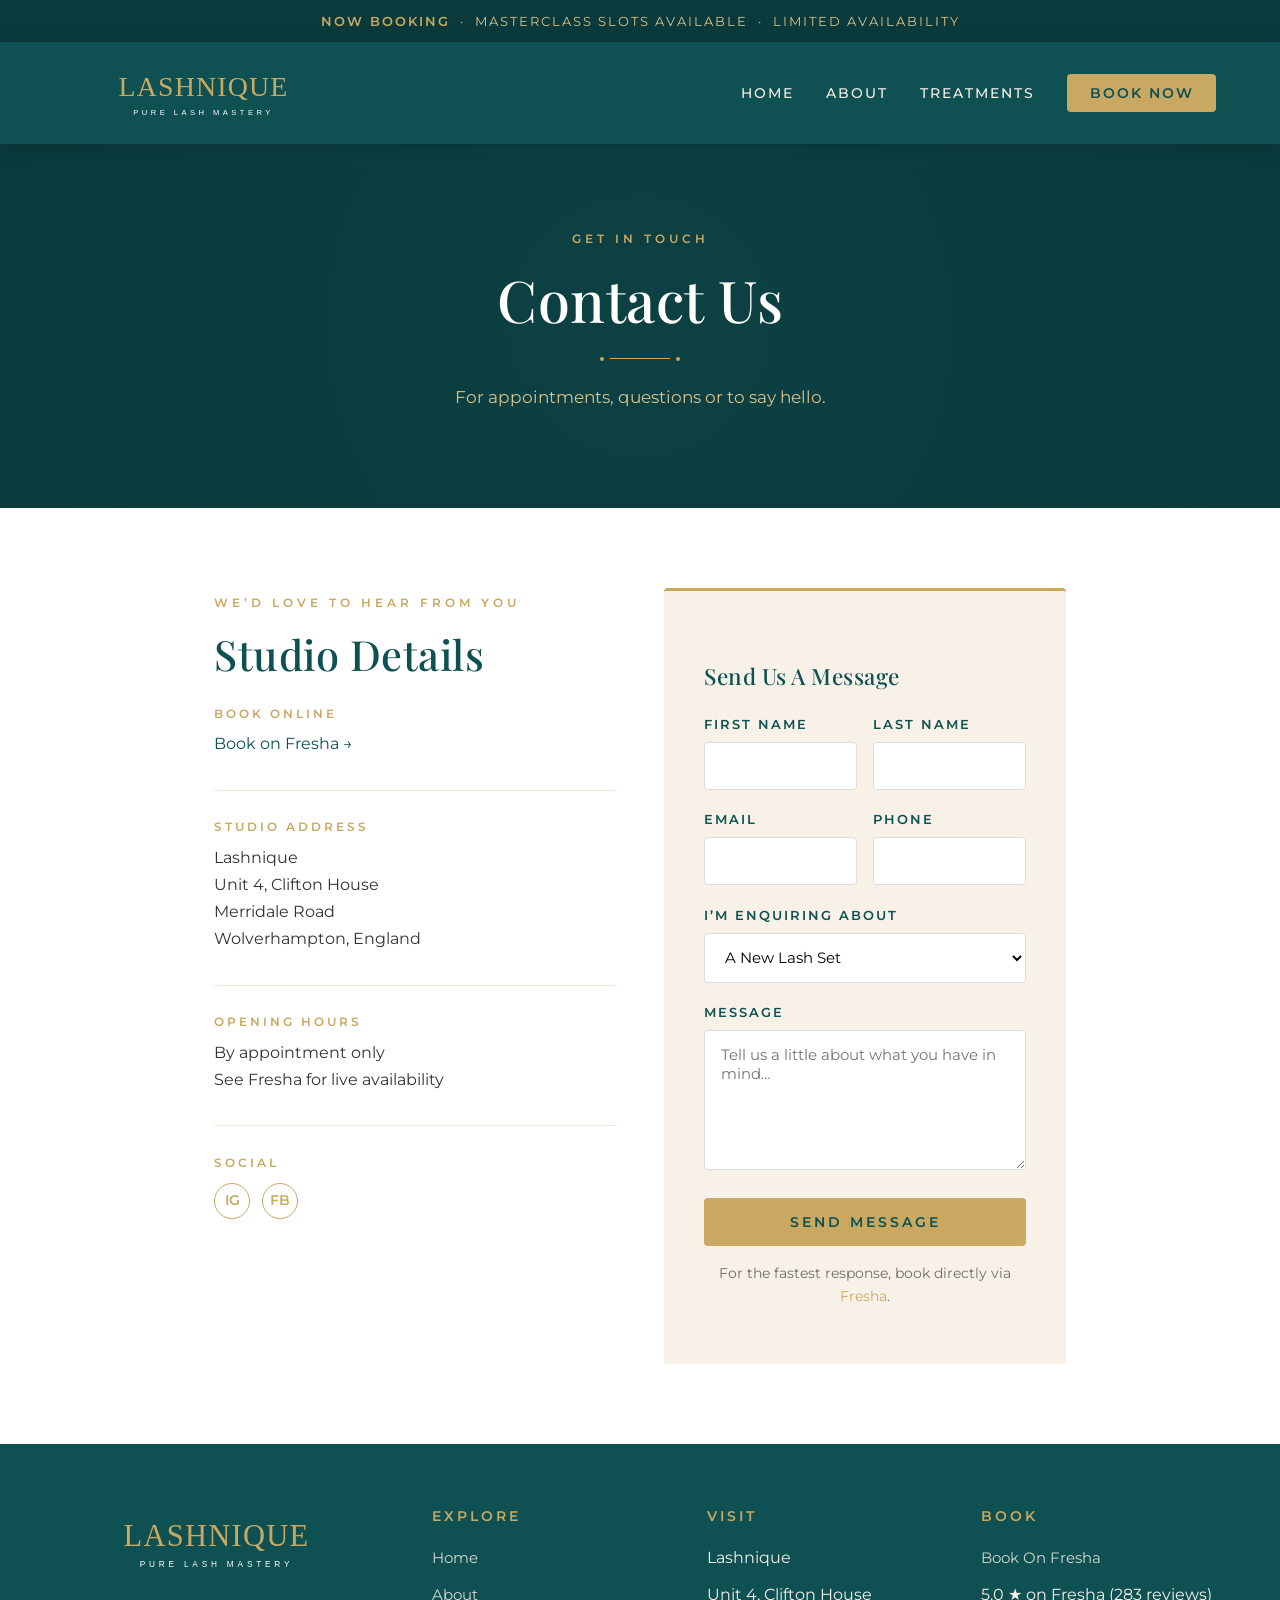
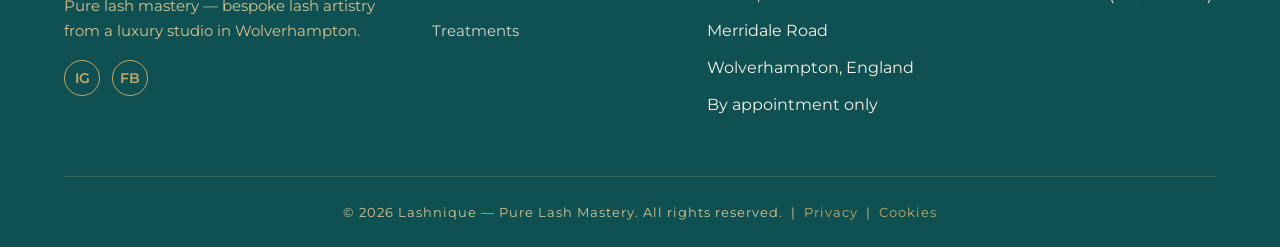
<file: contact.html>
<!DOCTYPE html>
<html lang="en">
<head>
  <meta charset="UTF-8" />
  <meta name="viewport" content="width=device-width, initial-scale=1.0" />
  <title>Contact &mdash; Lashnique</title>
  <meta name="description" content="Get in touch with Lashnique &mdash; for appointments, questions, or anything else." />
  <link rel="icon" type="image/svg+xml" href="images/logo.svg" />
  <link rel="preconnect" href="https://fonts.googleapis.com" />
  <link rel="preconnect" href="https://fonts.gstatic.com" crossorigin />
  <link href="https://fonts.googleapis.com/css2?family=Playfair+Display:wght@400;500;600&family=Montserrat:wght@300;400;500;600;700&display=swap" rel="stylesheet" />
  <link rel="stylesheet" href="styles.css" />
</head>
<body>

  <div class="topbar">
    <div class="container"><strong>Now Booking</strong> &nbsp;&middot;&nbsp; Masterclass Slots Available &nbsp;&middot;&nbsp; Limited Availability</div>
  </div>

  <header class="site-header">
    <div class="nav-wrap">
      <a href="index.html" class="logo" aria-label="Lashnique home">
        <img src="images/logo-horizontal.svg" alt="Lashnique - Pure Lash Mastery" />
      </a>
      <button class="menu-toggle" aria-label="Open menu" onclick="document.getElementById('navLinks').classList.toggle('open')">&#9776;</button>
      <ul class="nav-links" id="navLinks">
        <li><a href="index.html">Home</a></li>
        <li><a href="about.html">About</a></li>
        <li><a href="appointments.html">Treatments</a></li>
        <li><a href="book.html" target="_blank" rel="noopener noreferrer" class="nav-cta">Book Now</a></li>
      </ul>
    </div>
  </header>

  <section class="page-header">
    <div class="container">
      <span class="eyebrow">Get In Touch</span>
      <h1>Contact Us</h1>
      <div class="divider"></div>
      <p>For appointments, questions or to say hello.</p>
    </div>
  </section>

  <section class="content-block">
    <div class="container">
      <div class="contact-grid">
        <div class="contact-info">
          <span class="eyebrow">We&rsquo;d Love To Hear From You</span>
          <h2 style="margin-bottom: 1.5rem;">Studio Details</h2>

          <div class="info-row">
            <div class="label">Book Online</div>
            <p><a href="book.html" target="_blank" rel="noopener noreferrer" style="color:var(--teal-deep);">Book on Fresha &rarr;</a></p>
          </div>

          <div class="info-row">
            <div class="label">Studio Address</div>
            <p>Lashnique<br />Unit 4, Clifton House<br />Merridale Road<br />Wolverhampton, England</p>
          </div>

          <div class="info-row">
            <div class="label">Opening Hours</div>
            <p>By appointment only<br />See Fresha for live availability</p>
          </div>

          <div class="info-row" style="border-bottom:0;">
            <div class="label">Social</div>
            <div class="socials" style="margin-top:0.6rem;">
              <a href="https://www.instagram.com/lashnique/" target="_blank" rel="noopener noreferrer" aria-label="Instagram" style="color:var(--gold);border-color:var(--gold);">IG</a>
              <a href="https://www.facebook.com/lashniquesalon" target="_blank" rel="noopener noreferrer" aria-label="Facebook" style="color:var(--gold);border-color:var(--gold);">FB</a>
            </div>
          </div>
        </div>

        <form class="contact-form" onsubmit="event.preventDefault(); alert('Thanks! We will be in touch shortly.');">
          <h3 style="margin-bottom: 1.5rem;">Send Us A Message</h3>

          <div class="form-row">
            <div class="form-group">
              <label for="firstName">First Name</label>
              <input type="text" id="firstName" name="firstName" required />
            </div>
            <div class="form-group">
              <label for="lastName">Last Name</label>
              <input type="text" id="lastName" name="lastName" required />
            </div>
          </div>

          <div class="form-row">
            <div class="form-group">
              <label for="email">Email</label>
              <input type="email" id="email" name="email" required />
            </div>
            <div class="form-group">
              <label for="phone">Phone</label>
              <input type="tel" id="phone" name="phone" />
            </div>
          </div>

          <div class="form-group">
            <label for="topic">I&rsquo;m Enquiring About</label>
            <select id="topic" name="topic">
              <option>A New Lash Set</option>
              <option>An Infill Appointment</option>
              <option>Korean Lash Lift</option>
              <option>Eyelash Removal</option>
              <option>Patch Test</option>
              <option>Something Else</option>
            </select>
          </div>

          <div class="form-group">
            <label for="message">Message</label>
            <textarea id="message" name="message" required placeholder="Tell us a little about what you have in mind&hellip;"></textarea>
          </div>

          <button type="submit" class="btn btn-primary" style="width:100%;">Send Message</button>

          <p style="font-size: 0.85rem; color: var(--muted); margin-top: 1rem; text-align: center;">For the fastest response, book directly via <a href="book.html" target="_blank" rel="noopener noreferrer" style="color:var(--gold);">Fresha</a>.</p>
        </form>
      </div>
    </div>
  </section>

  <footer class="site-footer">
    <div class="container">
      <div class="footer-grid">
        <div class="footer-brand">
          <img src="images/logo-horizontal.svg" alt="Lashnique" />
          <p>Pure lash mastery &mdash; bespoke lash artistry from a luxury studio in Wolverhampton.</p>
          <div class="socials">
            <a href="https://www.instagram.com/lashnique/" target="_blank" rel="noopener noreferrer" aria-label="Instagram">IG</a>
            <a href="https://www.facebook.com/lashniquesalon" target="_blank" rel="noopener noreferrer" aria-label="Facebook">FB</a>
          </div>
        </div>
        <div>
          <h4>Explore</h4>
          <ul>
            <li><a href="index.html">Home</a></li>
            <li><a href="about.html">About</a></li>
            <li><a href="appointments.html">Treatments</a></li>
              </ul>
        </div>
        <div>
          <h4>Visit</h4>
          <ul>
            <li>Lashnique</li>
            <li>Unit 4, Clifton House</li>
            <li>Merridale Road</li>
            <li>Wolverhampton, England</li>
            <li>By appointment only</li>
          </ul>
        </div>
        <div>
          <h4>Book</h4>
          <ul>
            <li><a href="book.html" target="_blank" rel="noopener noreferrer">Book On Fresha</a></li>
            <li>5.0 &#9733; on Fresha (283 reviews)</li>
          </ul>
        </div>
      </div>
      <div class="footer-bottom">
        &copy; 2026 Lashnique &mdash; Pure Lash Mastery. All rights reserved. &nbsp;|&nbsp;
        <a href="#">Privacy</a> &nbsp;|&nbsp; <a href="#">Cookies</a>
      </div>
    </div>
  </footer>

</body>
</html>
</file>
<file: styles.css>
/* =========================================================
   LASHNIQUE - Pure Lash Mastery
   Theme: Deep teal + gold luxury
   ========================================================= */

:root {
  --teal-deep:   #0f5052;   /* primary background */
  --teal-darker: #0a3a3c;   /* darker accent */
  --teal-soft:   #1a6669;   /* hover / subtle */
  --gold:        #c9a961;   /* primary gold */
  --gold-bright: #e0c074;   /* hover gold */
  --gold-soft:   #d9c28c;   /* soft accents */
  --cream:       #f7f1e8;   /* light cream / page bg */
  --white:       #ffffff;
  --ink:         #1a1a1a;
  --muted:       #6e6e6e;
  --border:      rgba(201, 169, 97, 0.25);

  --serif:  'Playfair Display', 'Cormorant Garamond', Georgia, 'Times New Roman', serif;
  --sans:   'Montserrat', 'Helvetica Neue', Arial, sans-serif;

  --maxw: 1200px;
  --radius: 4px;
  --shadow-soft: 0 10px 30px rgba(10, 58, 60, 0.08);
  --shadow-card: 0 12px 40px rgba(10, 58, 60, 0.12);
}

/* ---------- Reset ---------- */
* { box-sizing: border-box; margin: 0; padding: 0; }

html { scroll-behavior: smooth; }

body {
  font-family: var(--sans);
  font-size: 16px;
  line-height: 1.7;
  color: var(--ink);
  background: var(--cream);
  -webkit-font-smoothing: antialiased;
  -moz-osx-font-smoothing: grayscale;
}

img { max-width: 100%; height: auto; display: block; }
a { color: inherit; text-decoration: none; transition: color .25s ease; }

/* ---------- Typography ---------- */
h1, h2, h3, h4 {
  font-family: var(--serif);
  font-weight: 500;
  line-height: 1.2;
  color: var(--teal-deep);
  letter-spacing: 0.5px;
}

h1 { font-size: clamp(2rem, 5vw, 3.6rem); }
h2 { font-size: clamp(1.6rem, 3.5vw, 2.6rem); margin-bottom: 1rem; }
h3 { font-size: 1.4rem; margin-bottom: 0.75rem; }

p  { margin-bottom: 1rem; color: #2a2a2a; }

.eyebrow {
  display: inline-block;
  font-family: var(--sans);
  font-size: 0.78rem;
  font-weight: 600;
  letter-spacing: 4px;
  text-transform: uppercase;
  color: var(--gold);
  margin-bottom: 1rem;
}

.section-title {
  text-align: center;
  margin-bottom: 1rem;
}

.section-sub {
  text-align: center;
  max-width: 720px;
  margin: 0 auto 3rem;
  color: var(--muted);
  font-size: 1.05rem;
}

/* ---------- Layout ---------- */
.container {
  width: 100%;
  max-width: var(--maxw);
  margin: 0 auto;
  padding: 0 1.5rem;
}

section { padding: 5rem 0; }

/* ---------- Top Bar ---------- */
.topbar {
  background: var(--teal-darker);
  color: var(--gold-soft);
  font-size: 0.82rem;
  letter-spacing: 2px;
  text-transform: uppercase;
  padding: 0.6rem 0;
  text-align: center;
}

.topbar strong { color: var(--gold); font-weight: 600; }

/* ---------- Header / Nav ---------- */
.site-header {
  background: var(--teal-deep);
  position: sticky;
  top: 0;
  z-index: 100;
  box-shadow: 0 2px 18px rgba(0,0,0,0.15);
}

.nav-wrap {
  display: flex;
  align-items: center;
  justify-content: space-between;
  padding: 1.2rem 1.5rem;
  max-width: var(--maxw);
  margin: 0 auto;
  gap: 1.5rem;
}

.logo img {
  height: 64px;
  width: auto;
}

.nav-links {
  display: flex;
  list-style: none;
  gap: 2rem;
  align-items: center;
}

.nav-links a {
  color: var(--cream);
  font-size: 0.85rem;
  font-weight: 500;
  letter-spacing: 2px;
  text-transform: uppercase;
  position: relative;
  padding: 0.4rem 0;
}

.nav-links a:hover { color: var(--gold); }

.nav-links a::after {
  content: '';
  position: absolute;
  left: 0; right: 0; bottom: 0;
  height: 1px;
  background: var(--gold);
  transform: scaleX(0);
  transform-origin: center;
  transition: transform .3s ease;
}

.nav-links a:hover::after { transform: scaleX(1); }

.nav-cta {
  background: var(--gold);
  color: var(--teal-deep) !important;
  padding: 0.7rem 1.4rem !important;
  border-radius: var(--radius);
  font-weight: 600 !important;
}

.nav-cta:hover {
  background: var(--gold-bright);
}

.nav-cta::after { display: none !important; }

.menu-toggle {
  display: none;
  background: none;
  border: 0;
  color: var(--gold);
  font-size: 1.6rem;
  cursor: pointer;
}

/* ---------- Buttons ---------- */
.btn {
  display: inline-block;
  padding: 0.95rem 2.2rem;
  font-family: var(--sans);
  font-size: 0.85rem;
  font-weight: 600;
  letter-spacing: 3px;
  text-transform: uppercase;
  border-radius: var(--radius);
  cursor: pointer;
  transition: all .3s ease;
  border: 1px solid transparent;
}

.btn-primary {
  background: var(--gold);
  color: var(--teal-deep);
}

.btn-primary:hover {
  background: var(--gold-bright);
  transform: translateY(-2px);
  box-shadow: 0 10px 24px rgba(201,169,97,0.35);
}

.btn-outline {
  background: transparent;
  color: var(--gold);
  border-color: var(--gold);
}

.btn-outline:hover {
  background: var(--gold);
  color: var(--teal-deep);
}

.btn-light {
  background: var(--cream);
  color: var(--teal-deep);
}

.btn-light:hover { background: var(--white); }

/* ---------- Hero ---------- */
.hero {
  background:
    linear-gradient(rgba(10, 58, 60, 0.78), rgba(10, 58, 60, 0.78)),
    radial-gradient(circle at 30% 30%, #16686b 0%, #0a3a3c 70%);
  color: var(--cream);
  padding: 7rem 1.5rem 6rem;
  text-align: center;
  position: relative;
  overflow: hidden;
}

.hero::before {
  content: '';
  position: absolute;
  inset: 0;
  background-image:
    radial-gradient(circle at 20% 20%, rgba(201,169,97,0.08), transparent 40%),
    radial-gradient(circle at 80% 80%, rgba(201,169,97,0.06), transparent 40%);
  pointer-events: none;
}

.hero-inner { position: relative; max-width: 900px; margin: 0 auto; }

.hero h1 {
  color: var(--white);
  font-size: clamp(2.2rem, 5vw, 4rem);
  margin-bottom: 1.5rem;
}

.hero h1 .accent { color: var(--gold); font-style: italic; }

.hero p.lead {
  font-size: 1.15rem;
  color: var(--gold-soft);
  max-width: 640px;
  margin: 0 auto 2.5rem;
}

.hero-actions {
  display: flex;
  gap: 1rem;
  justify-content: center;
  flex-wrap: wrap;
}

.divider {
  width: 60px;
  height: 1px;
  background: var(--gold);
  margin: 1.5rem auto;
  position: relative;
}
.divider::before, .divider::after {
  content: '';
  position: absolute;
  top: 50%;
  width: 4px; height: 4px;
  background: var(--gold);
  border-radius: 50%;
  transform: translateY(-50%);
}
.divider::before { left: -10px; }
.divider::after  { right: -10px; }

/* ---------- About snippet ---------- */
.about-snippet {
  background: var(--white);
}

.about-grid {
  display: grid;
  grid-template-columns: 1fr 1fr;
  gap: 4rem;
  align-items: center;
}

.about-image {
  background: linear-gradient(135deg, var(--teal-deep), var(--teal-soft));
  height: 460px;
  border-radius: var(--radius);
  position: relative;
  overflow: hidden;
  box-shadow: var(--shadow-card);
}

.about-image::before {
  content: '';
  position: absolute;
  inset: 24px;
  border: 1px solid var(--gold);
  border-radius: var(--radius);
  pointer-events: none;
}

.about-image .badge {
  position: absolute;
  bottom: 20px;
  right: 20px;
  background: var(--gold);
  color: var(--teal-deep);
  padding: 0.8rem 1.2rem;
  border-radius: var(--radius);
  font-family: var(--serif);
  font-size: 0.95rem;
  font-weight: 600;
}

.about-image .placeholder-text {
  position: absolute;
  inset: 0;
  display: flex;
  align-items: center;
  justify-content: center;
  color: var(--gold);
  font-family: var(--serif);
  font-style: italic;
  font-size: 1.2rem;
  letter-spacing: 4px;
  text-align: center;
  padding: 2rem;
}

.about-text h2 { text-align: left; }

/* ---------- Services Cards ---------- */
.services {
  background: var(--cream);
}

.cards {
  display: grid;
  grid-template-columns: repeat(auto-fit, minmax(280px, 1fr));
  gap: 2rem;
  margin-top: 2rem;
}

.card {
  background: var(--white);
  border-radius: var(--radius);
  padding: 2.5rem 2rem;
  text-align: center;
  box-shadow: var(--shadow-soft);
  border-top: 3px solid var(--gold);
  transition: transform .3s ease, box-shadow .3s ease;
}

.card:hover {
  transform: translateY(-6px);
  box-shadow: var(--shadow-card);
}

.card .icon {
  width: 56px;
  height: 56px;
  margin: 0 auto 1.2rem;
  border-radius: 50%;
  background: var(--teal-deep);
  color: var(--gold);
  display: grid;
  place-items: center;
  font-family: var(--serif);
  font-size: 1.4rem;
  font-style: italic;
}

.card h3 {
  color: var(--teal-deep);
  margin-bottom: 0.6rem;
}

.card p {
  color: var(--muted);
  font-size: 0.95rem;
  margin-bottom: 1.5rem;
}

.card a {
  color: var(--gold);
  font-weight: 600;
  font-size: 0.82rem;
  letter-spacing: 2px;
  text-transform: uppercase;
}

.card a:hover { color: var(--teal-soft); }

/* ---------- Training feature ---------- */
.training-feature {
  background: var(--teal-deep);
  color: var(--cream);
}

.training-feature h2 { color: var(--white); }
.training-feature .eyebrow { color: var(--gold-soft); }
.training-feature .section-sub { color: var(--gold-soft); }

.course-grid {
  display: grid;
  grid-template-columns: repeat(auto-fit, minmax(260px, 1fr));
  gap: 1.5rem;
  margin-top: 2rem;
}

.course {
  background: rgba(255,255,255,0.04);
  border: 1px solid var(--border);
  padding: 1.8rem;
  border-radius: var(--radius);
  transition: all .3s ease;
}

.course:hover {
  border-color: var(--gold);
  background: rgba(201,169,97,0.06);
}

.course h3 {
  color: var(--gold);
  font-size: 1.15rem;
  margin-bottom: 0.6rem;
}

.course p {
  color: var(--cream);
  font-size: 0.92rem;
  opacity: 0.85;
  margin-bottom: 1rem;
}

.course .price {
  font-family: var(--serif);
  font-style: italic;
  color: var(--gold);
  font-size: 1.1rem;
}

.training-cta {
  text-align: center;
  margin-top: 3rem;
}

/* ---------- Appointments split ---------- */
.appointments-split {
  background: var(--white);
}

.split-grid {
  display: grid;
  grid-template-columns: 1fr 1fr;
  gap: 0;
  border-radius: var(--radius);
  overflow: hidden;
  box-shadow: var(--shadow-card);
}

.split-image {
  background: linear-gradient(135deg, var(--teal-soft), var(--teal-deep));
  aspect-ratio: 1 / 1;
  min-height: 460px;
  position: relative;
  overflow: hidden;
}

.split-image .placeholder-text {
  position: absolute;
  inset: 0;
  display: grid;
  place-items: center;
  font-family: var(--serif);
  font-style: italic;
  letter-spacing: 8px;
  color: var(--gold);
  font-size: 1.4rem;
  text-align: center;
  padding: 2rem;
  z-index: 1;
}

/* Slideshow (rotation handled by JS in index.html) */
.split-image .slide {
  position: absolute;
  inset: 0;
  width: 100%;
  height: 100%;
  object-fit: contain;
  object-position: center;
  opacity: 0;
  transition: opacity 1s ease-in-out;
  z-index: 2;
  max-width: none;
}

/* Fallback for no-JS: show first slide */
.split-image .slide:first-of-type { opacity: 1; }
.split-image .slide.is-active { opacity: 1; }

.split-content {
  background: var(--cream);
  padding: 3.5rem;
  display: flex;
  flex-direction: column;
  justify-content: center;
}

.split-content h2 { text-align: left; }

/* ---------- Reviews ---------- */
.reviews {
  background: var(--cream);
}

.reviews-stars {
  display: flex;
  justify-content: center;
  gap: 6px;
  color: var(--gold);
  font-size: 1.4rem;
  margin-bottom: 0.5rem;
}

.reviews-meta {
  text-align: center;
  color: var(--muted);
  font-size: 0.95rem;
  margin-bottom: 3rem;
}

.review-grid {
  display: grid;
  grid-template-columns: repeat(auto-fit, minmax(300px, 1fr));
  gap: 1.5rem;
}

.review {
  background: var(--white);
  padding: 2rem;
  border-radius: var(--radius);
  box-shadow: var(--shadow-soft);
  border-left: 3px solid var(--gold);
  display: flex;
  flex-direction: column;
}

.review .stars {
  color: var(--gold);
  margin-bottom: 0.8rem;
  letter-spacing: 2px;
}

.review p {
  color: #333;
  font-size: 0.95rem;
  font-style: italic;
  flex: 1;
}

.review .reviewer {
  margin-top: 1rem;
  font-weight: 600;
  color: var(--teal-deep);
  font-size: 0.95rem;
}

.review .source {
  font-size: 0.78rem;
  color: var(--muted);
  letter-spacing: 1px;
  text-transform: uppercase;
}

/* ---------- Newsletter ---------- */
.newsletter {
  background: var(--teal-darker);
  color: var(--cream);
  text-align: center;
}

.newsletter h2 { color: var(--white); }
.newsletter p { color: var(--gold-soft); max-width: 540px; margin: 0 auto 2rem; }

.newsletter-form {
  display: flex;
  max-width: 480px;
  margin: 0 auto;
  gap: 0.5rem;
  flex-wrap: wrap;
  justify-content: center;
}

.newsletter-form input {
  flex: 1;
  min-width: 220px;
  padding: 0.95rem 1.2rem;
  border: 1px solid var(--border);
  background: rgba(255,255,255,0.05);
  color: var(--white);
  border-radius: var(--radius);
  font-family: var(--sans);
  font-size: 0.95rem;
}

.newsletter-form input::placeholder { color: rgba(247,241,232,0.5); }

.newsletter-form input:focus {
  outline: none;
  border-color: var(--gold);
  background: rgba(255,255,255,0.08);
}

/* ---------- Footer ---------- */
.site-footer {
  background: var(--teal-deep);
  color: var(--cream);
  padding: 4rem 0 1.5rem;
}

.footer-grid {
  display: grid;
  grid-template-columns: 1.4fr 1fr 1fr 1fr;
  gap: 2.5rem;
  padding-bottom: 3rem;
  border-bottom: 1px solid var(--border);
}

.footer-brand img { height: 70px; margin-bottom: 1rem; }

.footer-brand p {
  color: var(--gold-soft);
  font-size: 0.92rem;
  max-width: 320px;
}

.footer-grid h4 {
  color: var(--gold);
  font-family: var(--sans);
  font-size: 0.85rem;
  letter-spacing: 3px;
  text-transform: uppercase;
  margin-bottom: 1.2rem;
  font-weight: 600;
}

.footer-grid ul { list-style: none; }
.footer-grid li { margin-bottom: 0.6rem; }
.footer-grid li a {
  color: var(--cream);
  font-size: 0.92rem;
  opacity: 0.85;
}
.footer-grid li a:hover { color: var(--gold); opacity: 1; }

.socials {
  display: flex;
  gap: 0.75rem;
  margin-top: 0.5rem;
}

.socials a {
  width: 36px; height: 36px;
  border: 1px solid var(--gold);
  border-radius: 50%;
  display: grid;
  place-items: center;
  font-size: 0.85rem;
  font-weight: 600;
  color: var(--gold);
  transition: all .25s ease;
}

.socials a:hover { background: var(--gold); color: var(--teal-deep); }

.footer-bottom {
  padding-top: 1.5rem;
  text-align: center;
  font-size: 0.82rem;
  color: var(--gold-soft);
  letter-spacing: 1px;
}

.footer-bottom a { color: var(--gold); }

/* ---------- Salon Gallery (About page) ---------- */
.salon-gallery-section {
  background: var(--white);
  padding: 5rem 0 3rem;
}

.salon-gallery {
  display: grid;
  grid-template-columns: 1fr 1fr;
  gap: 1.5rem;
  margin-top: 2.5rem;
}

.salon-image {
  background: linear-gradient(135deg, var(--teal-deep), var(--teal-soft));
  height: 420px;
  border-radius: var(--radius);
  position: relative;
  overflow: hidden;
  box-shadow: var(--shadow-card);
  background-size: cover;
  background-position: center;
}

.salon-image::before {
  content: '';
  position: absolute;
  inset: 16px;
  border: 1px solid var(--gold);
  border-radius: var(--radius);
  pointer-events: none;
  z-index: 1;
}

.salon-image .placeholder-text {
  position: absolute;
  inset: 0;
  display: flex;
  align-items: center;
  justify-content: center;
  color: var(--gold);
  font-family: var(--serif);
  font-style: italic;
  font-size: 1.05rem;
  letter-spacing: 4px;
  text-align: center;
  padding: 2rem;
  z-index: 2;
}

.salon-image img {
  width: 100%;
  height: 100%;
  object-fit: cover;
  display: block;
}

@media (max-width: 700px) {
  .salon-gallery {
    grid-template-columns: 1fr;
  }
  .salon-image {
    height: 320px;
  }
}

/* ---------- Page Header (interior pages) ---------- */
.page-header {
  background:
    linear-gradient(rgba(10,58,60,0.85), rgba(10,58,60,0.85)),
    radial-gradient(circle at center, var(--teal-soft), var(--teal-darker));
  color: var(--cream);
  text-align: center;
  padding: 5rem 1.5rem;
}

.page-header h1 {
  color: var(--white);
  margin-bottom: 0.5rem;
}

.page-header p {
  color: var(--gold-soft);
  font-size: 1.05rem;
}

/* ---------- Content blocks ---------- */
.content-block {
  background: var(--white);
}

.content-block .container {
  max-width: 900px;
}

.content-block h2 { text-align: left; }
.content-block h3 { color: var(--teal-deep); margin-top: 2rem; }

.content-block ul {
  list-style: none;
  padding-left: 0;
  margin: 1rem 0 1.5rem;
}

.content-block ul li {
  padding-left: 1.6rem;
  position: relative;
  margin-bottom: 0.6rem;
}

.content-block ul li::before {
  content: '✦';
  position: absolute;
  left: 0;
  color: var(--gold);
}

/* ---------- Contact form ---------- */
.contact-grid {
  display: grid;
  grid-template-columns: 1fr 1fr;
  gap: 3rem;
  align-items: start;
}

.contact-info p {
  color: #333;
  margin-bottom: 0.4rem;
}

.contact-info .info-row {
  margin-bottom: 1.6rem;
  padding-bottom: 1.6rem;
  border-bottom: 1px solid var(--border);
}

.contact-info .label {
  font-family: var(--sans);
  font-size: 0.78rem;
  letter-spacing: 3px;
  text-transform: uppercase;
  color: var(--gold);
  margin-bottom: 0.4rem;
  font-weight: 600;
}

.contact-form {
  background: var(--cream);
  padding: 2.5rem;
  border-radius: var(--radius);
  border-top: 3px solid var(--gold);
}

.form-row {
  display: grid;
  grid-template-columns: 1fr 1fr;
  gap: 1rem;
}

.form-group {
  margin-bottom: 1.2rem;
}

.form-group label {
  display: block;
  font-size: 0.8rem;
  letter-spacing: 2px;
  text-transform: uppercase;
  color: var(--teal-deep);
  font-weight: 600;
  margin-bottom: 0.4rem;
}

.form-group input,
.form-group textarea,
.form-group select {
  width: 100%;
  padding: 0.85rem 1rem;
  font-family: var(--sans);
  font-size: 0.95rem;
  border: 1px solid #ddd;
  border-radius: var(--radius);
  background: var(--white);
  transition: border-color .25s ease;
}

.form-group input:focus,
.form-group textarea:focus,
.form-group select:focus {
  outline: none;
  border-color: var(--gold);
}

.form-group textarea {
  min-height: 140px;
  resize: vertical;
}

/* ---------- Responsive ---------- */
@media (max-width: 900px) {
  section { padding: 3.5rem 0; }

  .menu-toggle { display: block; }

  .nav-links {
    display: none;
    position: absolute;
    top: 100%; left: 0; right: 0;
    background: var(--teal-darker);
    flex-direction: column;
    gap: 0;
    padding: 1rem 0;
    border-top: 1px solid var(--border);
  }

  .nav-links.open { display: flex; }
  .nav-links li { width: 100%; text-align: center; }
  .nav-links a { display: block; padding: 0.9rem 1rem; }
  .nav-links a::after { display: none; }
  .nav-cta { margin: 0.5rem 1.5rem; }

  .about-grid,
  .split-grid,
  .contact-grid,
  .form-row {
    grid-template-columns: 1fr;
  }

  .about-image { height: 320px; }

  .split-content { padding: 2.5rem 1.8rem; }

  .footer-grid {
    grid-template-columns: 1fr 1fr;
    gap: 2rem;
  }

  .footer-brand { grid-column: 1 / -1; }
}

@media (max-width: 560px) {
  .footer-grid { grid-template-columns: 1fr; }
  .hero { padding: 5rem 1.2rem 4rem; }
  .logo img { height: 52px; }
}
</file>
